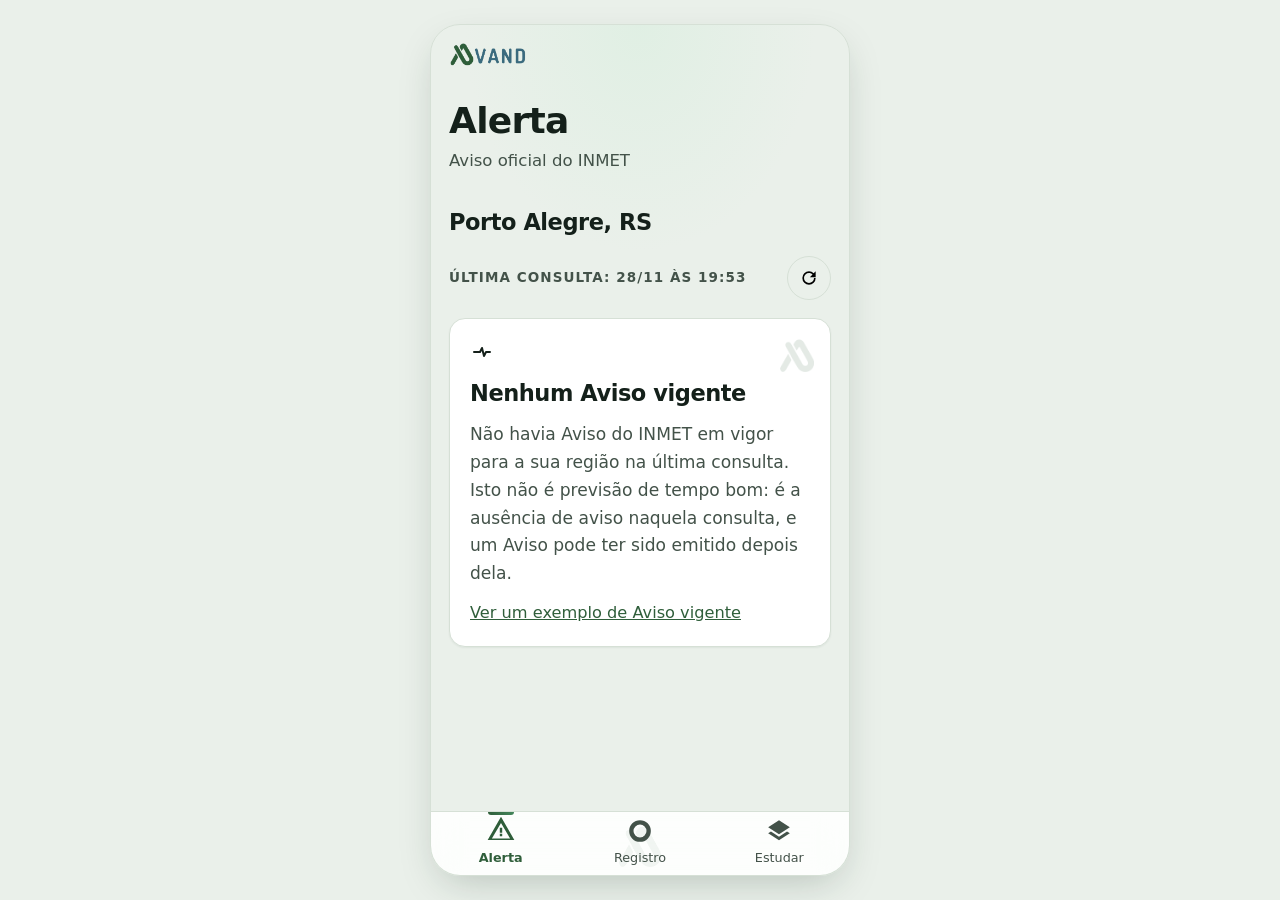
<file: app/index.html>
<!doctype html>
<html lang="pt-BR">
<head>
<meta charset="utf-8">
<meta name="viewport" content="width=device-width, initial-scale=1, viewport-fit=cover">
<title>IA_VAND - alerta, registro e estudo</title>
<meta name="description" content="Retransmite o aviso oficial do INMET, registra alagamento e ensina sobre clima com material oficial do governo.">
<meta name="mobile-web-app-capable" content="yes">
<meta name="apple-mobile-web-app-capable" content="yes">
<meta name="apple-mobile-web-app-status-bar-style" content="default">
<meta name="apple-mobile-web-app-title" content="IA_VAND">
<meta name="color-scheme" content="light dark">
<meta name="theme-color" content="#f8faf8" media="(prefers-color-scheme: light)">
<meta name="theme-color" content="#0d1410" media="(prefers-color-scheme: dark)">
<link rel="manifest" href="manifest.webmanifest">
<link rel="icon" href="icons/icon-192.png">
<link rel="apple-touch-icon" href="icons/icon-192.png">
<link rel="stylesheet" href="styles.css">
</head>
<body>
<div class="splash" id="splash" aria-hidden="true"><div class="splash-marca"></div></div>
<div class="app">

  <header class="topbar" id="topbar">
    <button type="button" class="backbtn" id="voltar" hidden aria-label="Voltar">←</button>
    <div class="topbar-marca" role="img" aria-label="IA_VAND"></div>
    <p class="topbar-titulo" id="topbar-titulo" aria-hidden="true"></p>
    <div class="progresso-leitura" id="progresso-leitura" aria-hidden="true"></div>
  </header>

  <main class="conteudo" id="conteudo" tabindex="-1">
    <div class="wrap" id="tela"></div>
  </main>

  <nav class="tabbar" aria-label="Seções do aplicativo">
    <button type="button" data-aba="alerta"><span class="ico-slot"></span>Alerta<span class="selo" id="selo-alerta" aria-hidden="true"></span></button>
    <button type="button" data-aba="registro"><span class="ico-slot"></span>Registro</button>
    <button type="button" data-aba="estudar"><span class="ico-slot"></span>Estudar</button>
  </nav>

</div>
<script src="dados.js"></script>
<script src="content.js"></script>
<script src="app.js"></script>
</body>
</html>
</file>
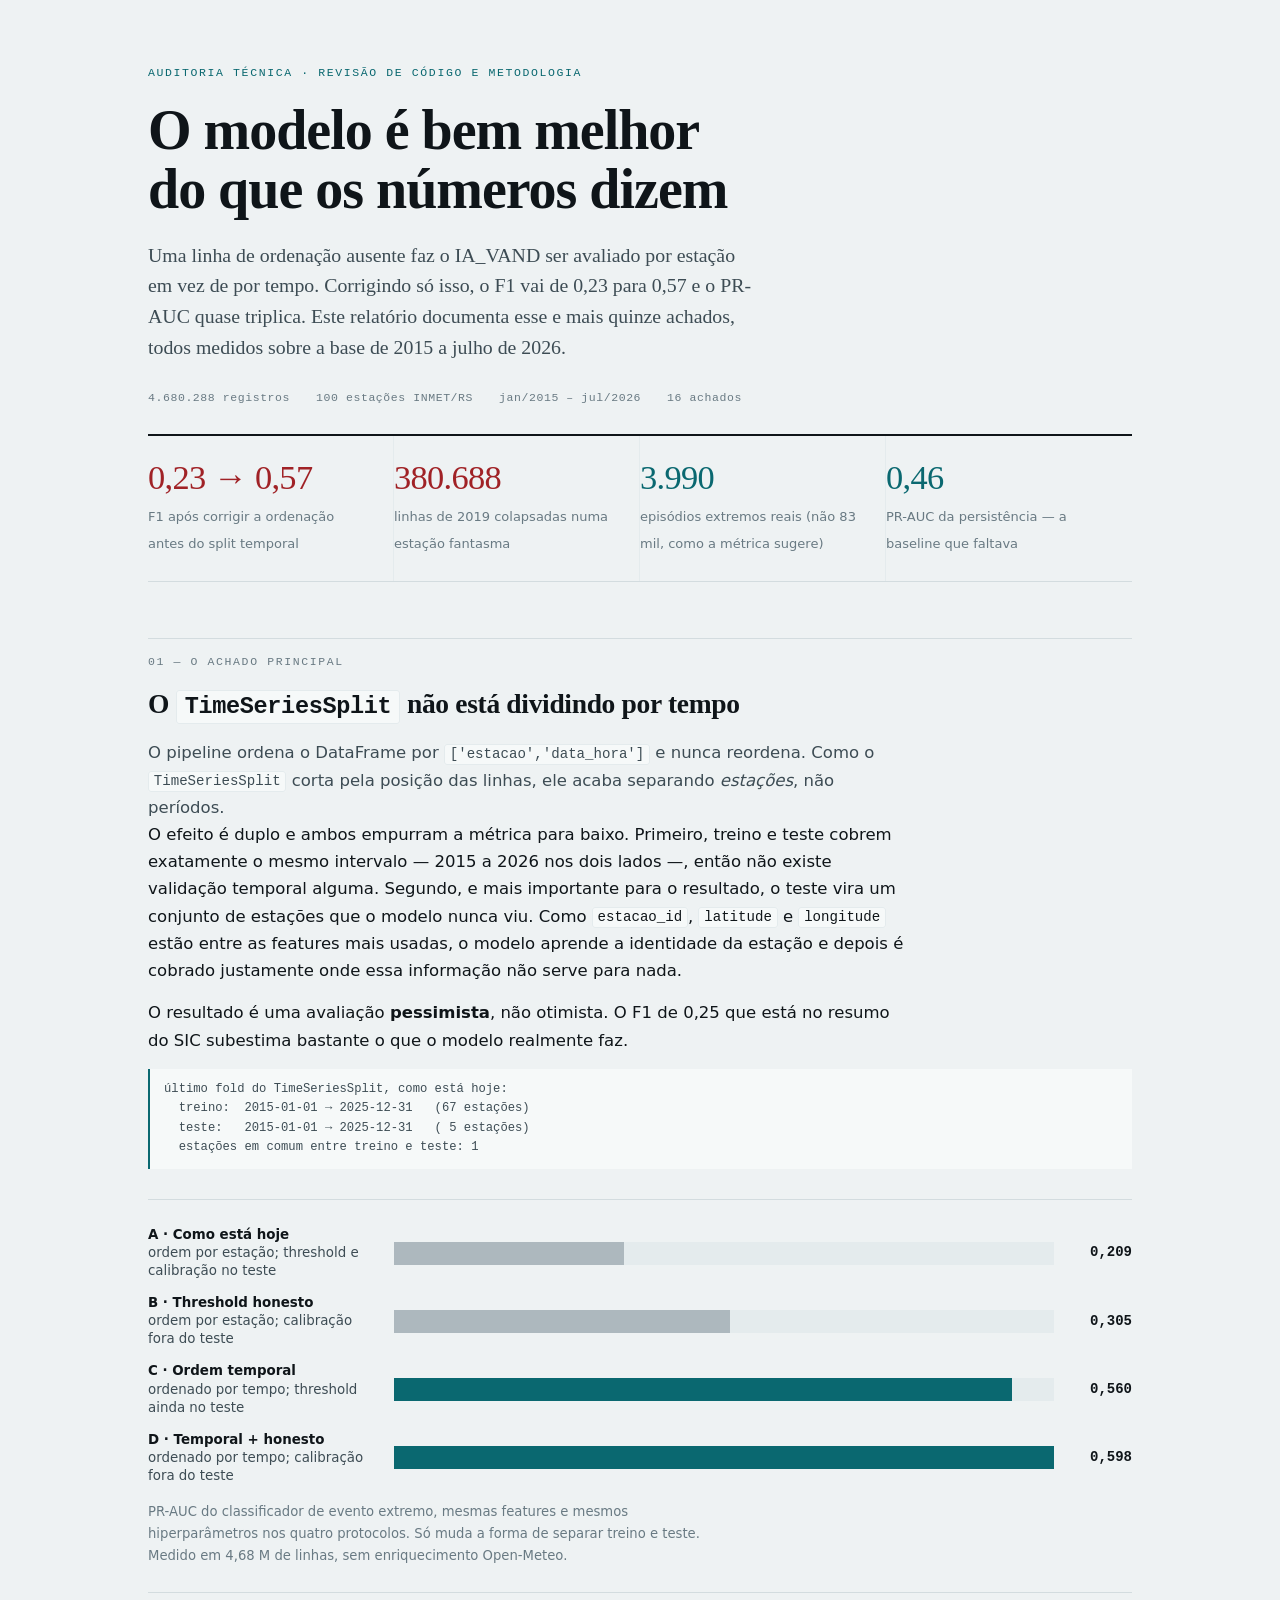
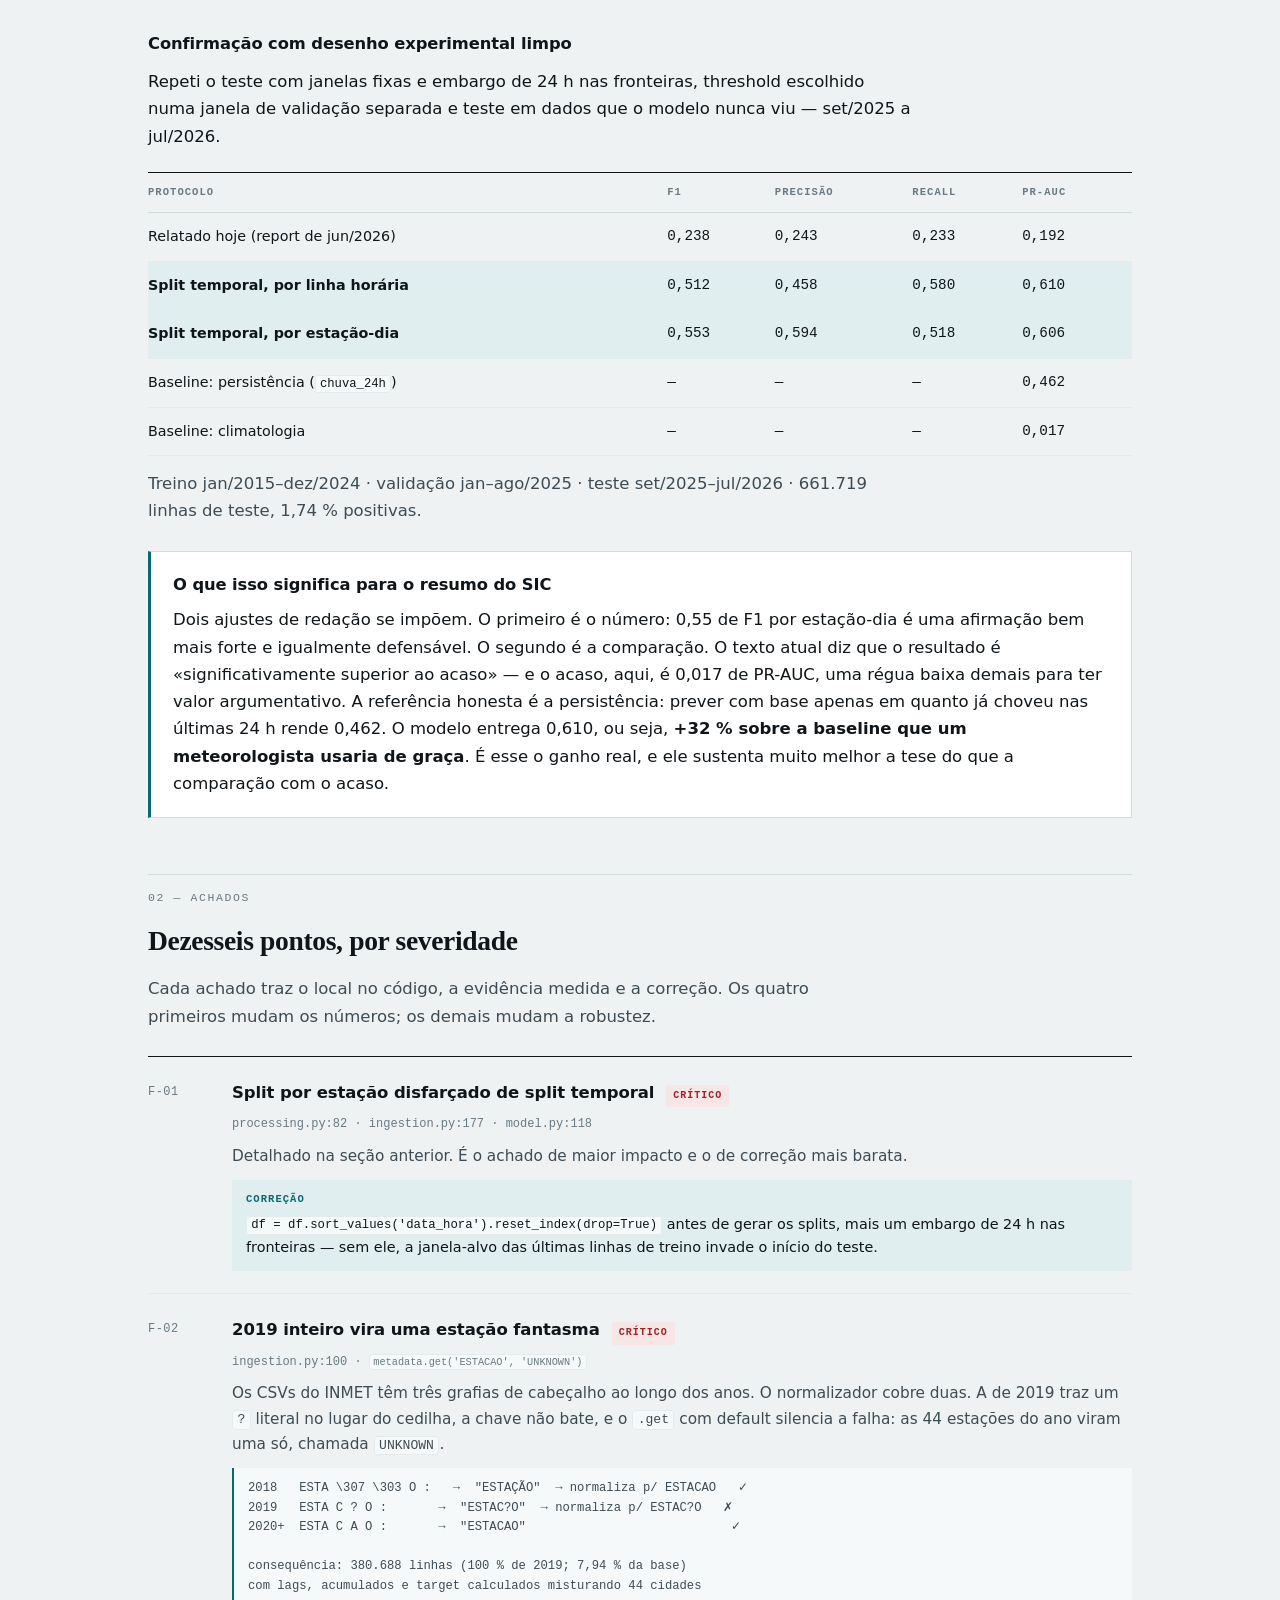
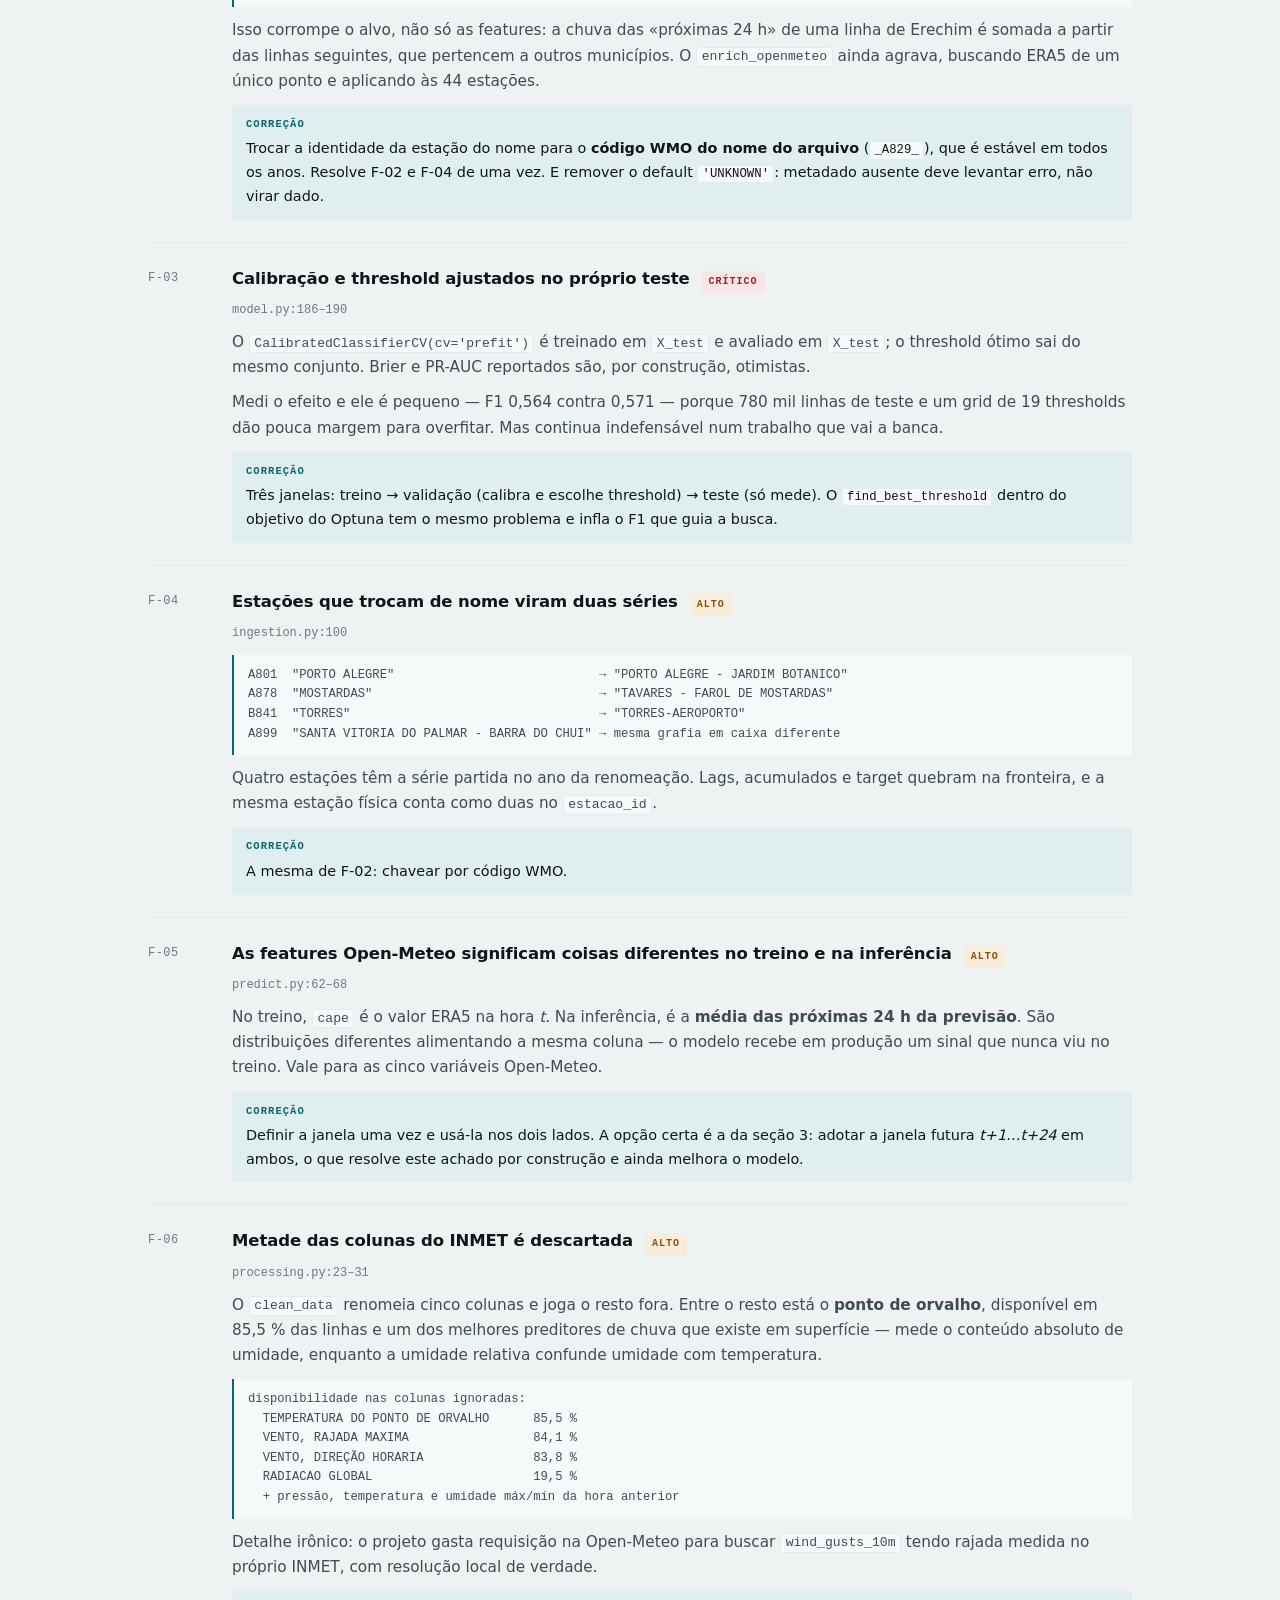
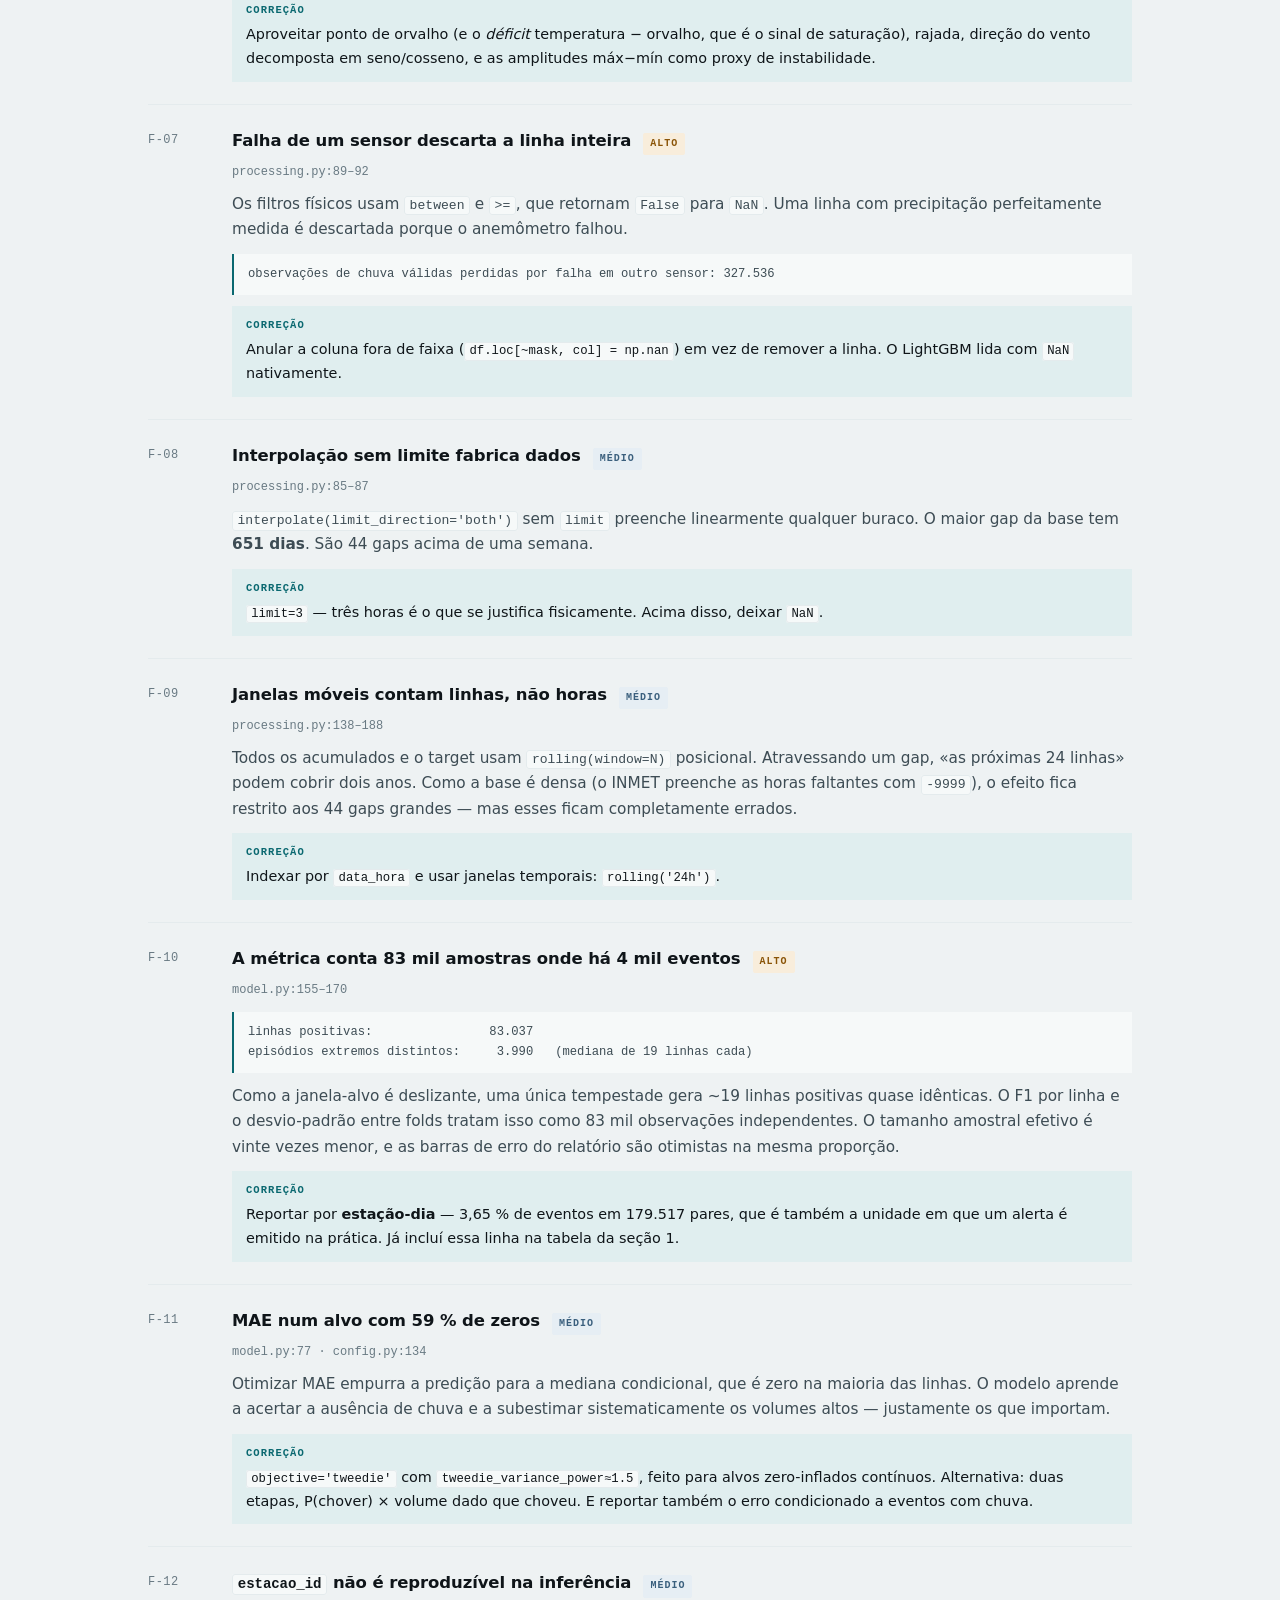
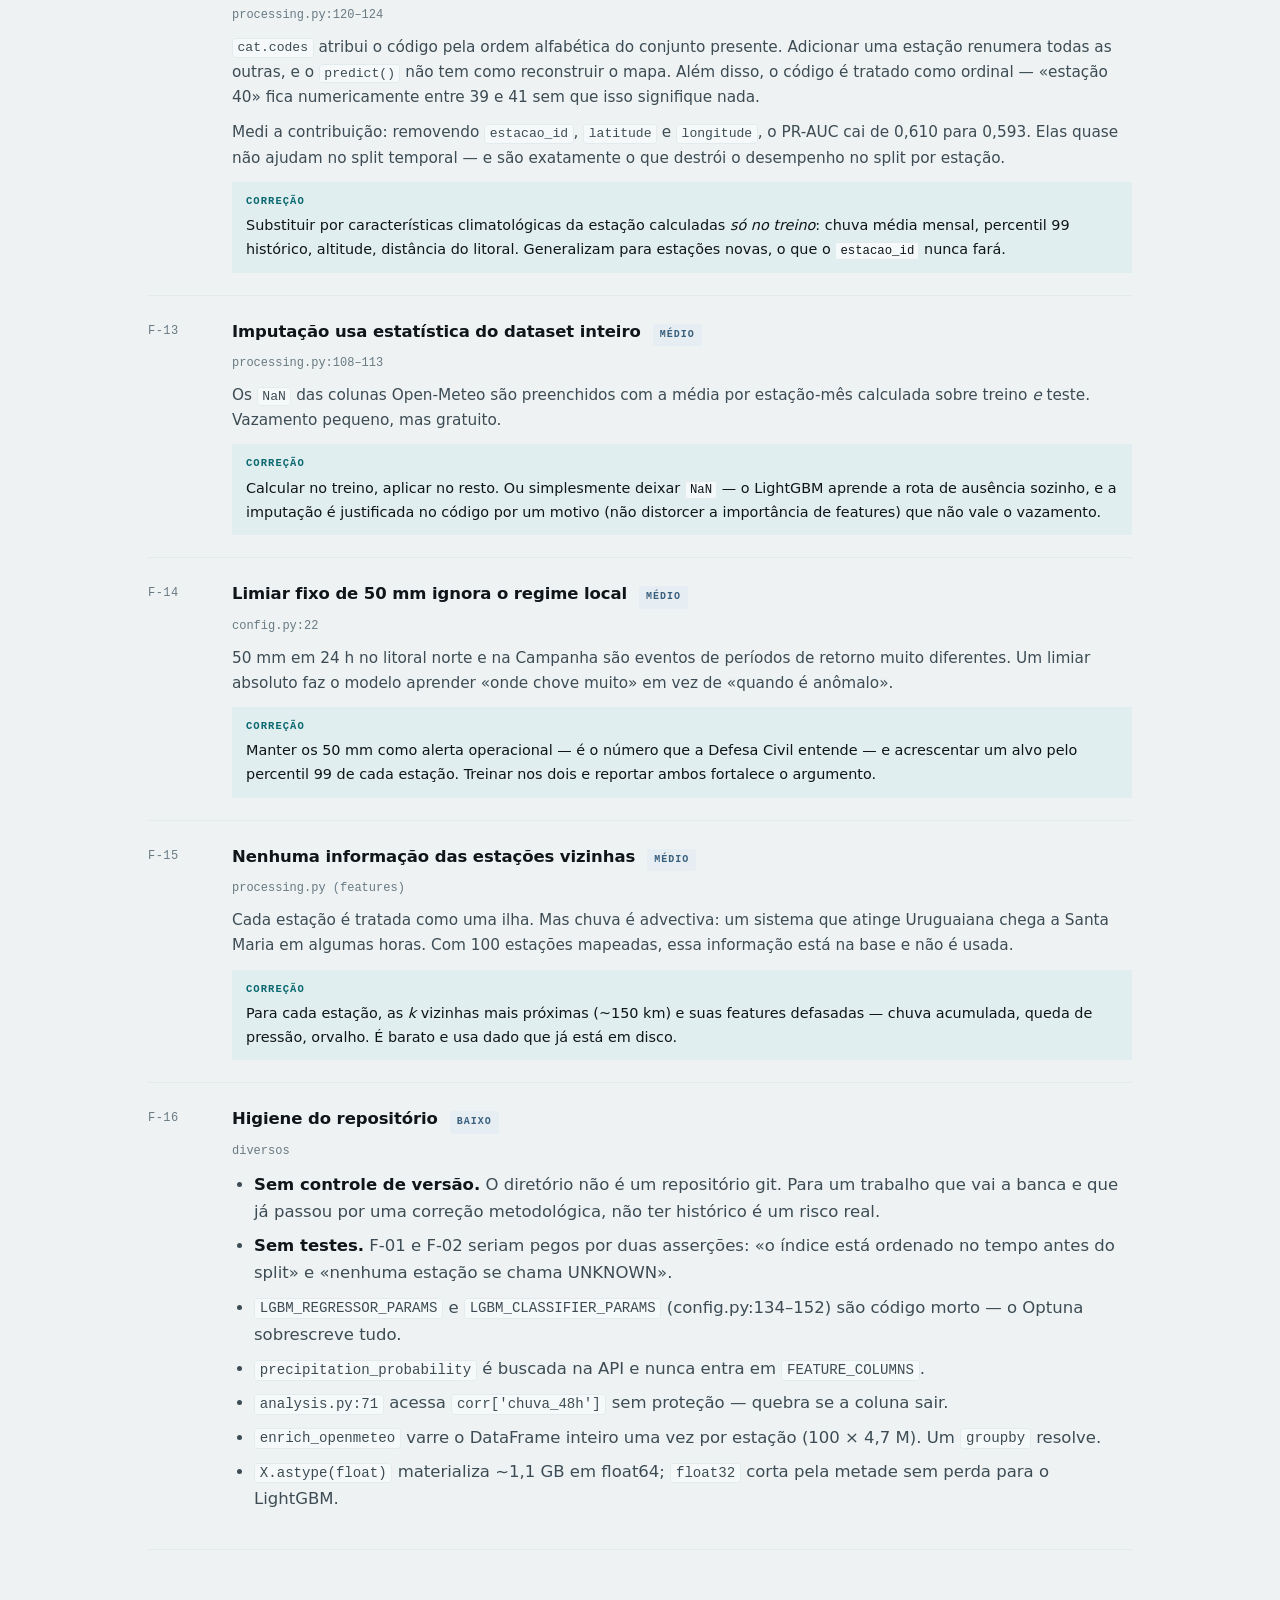
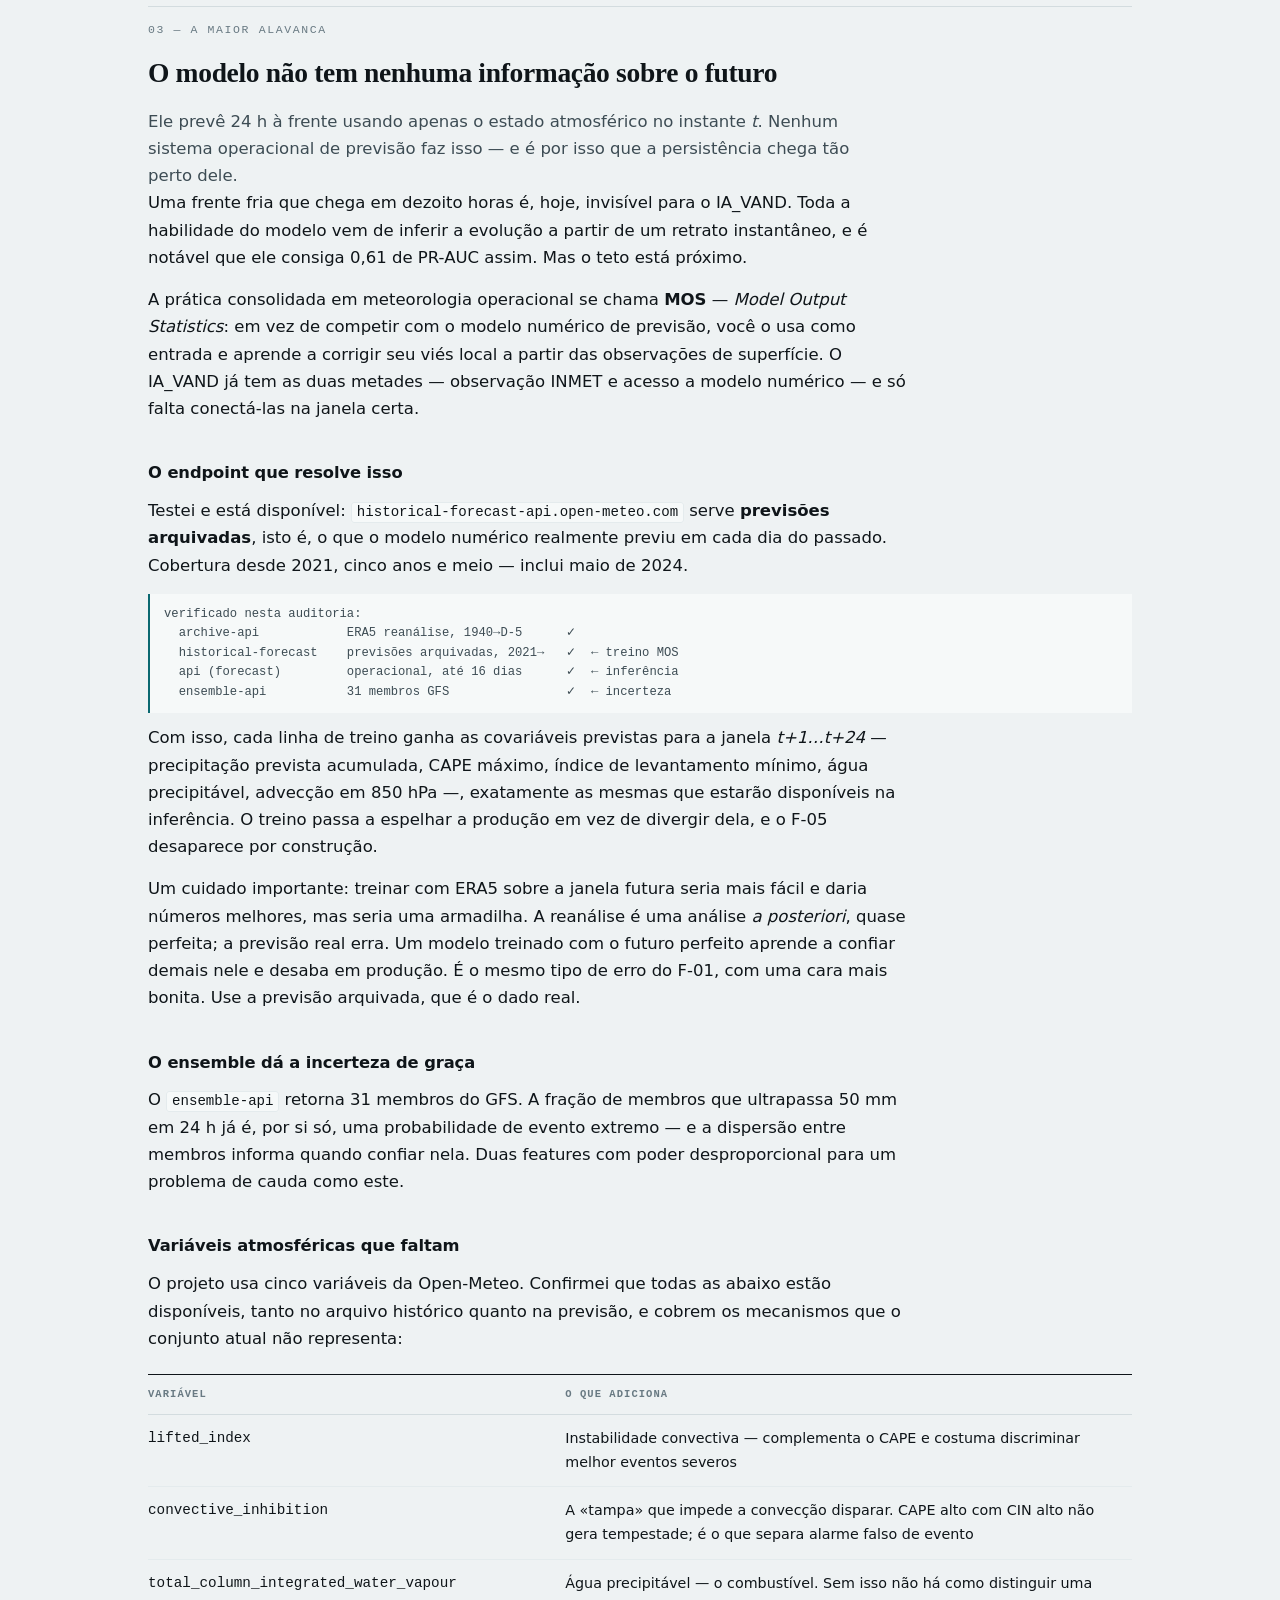
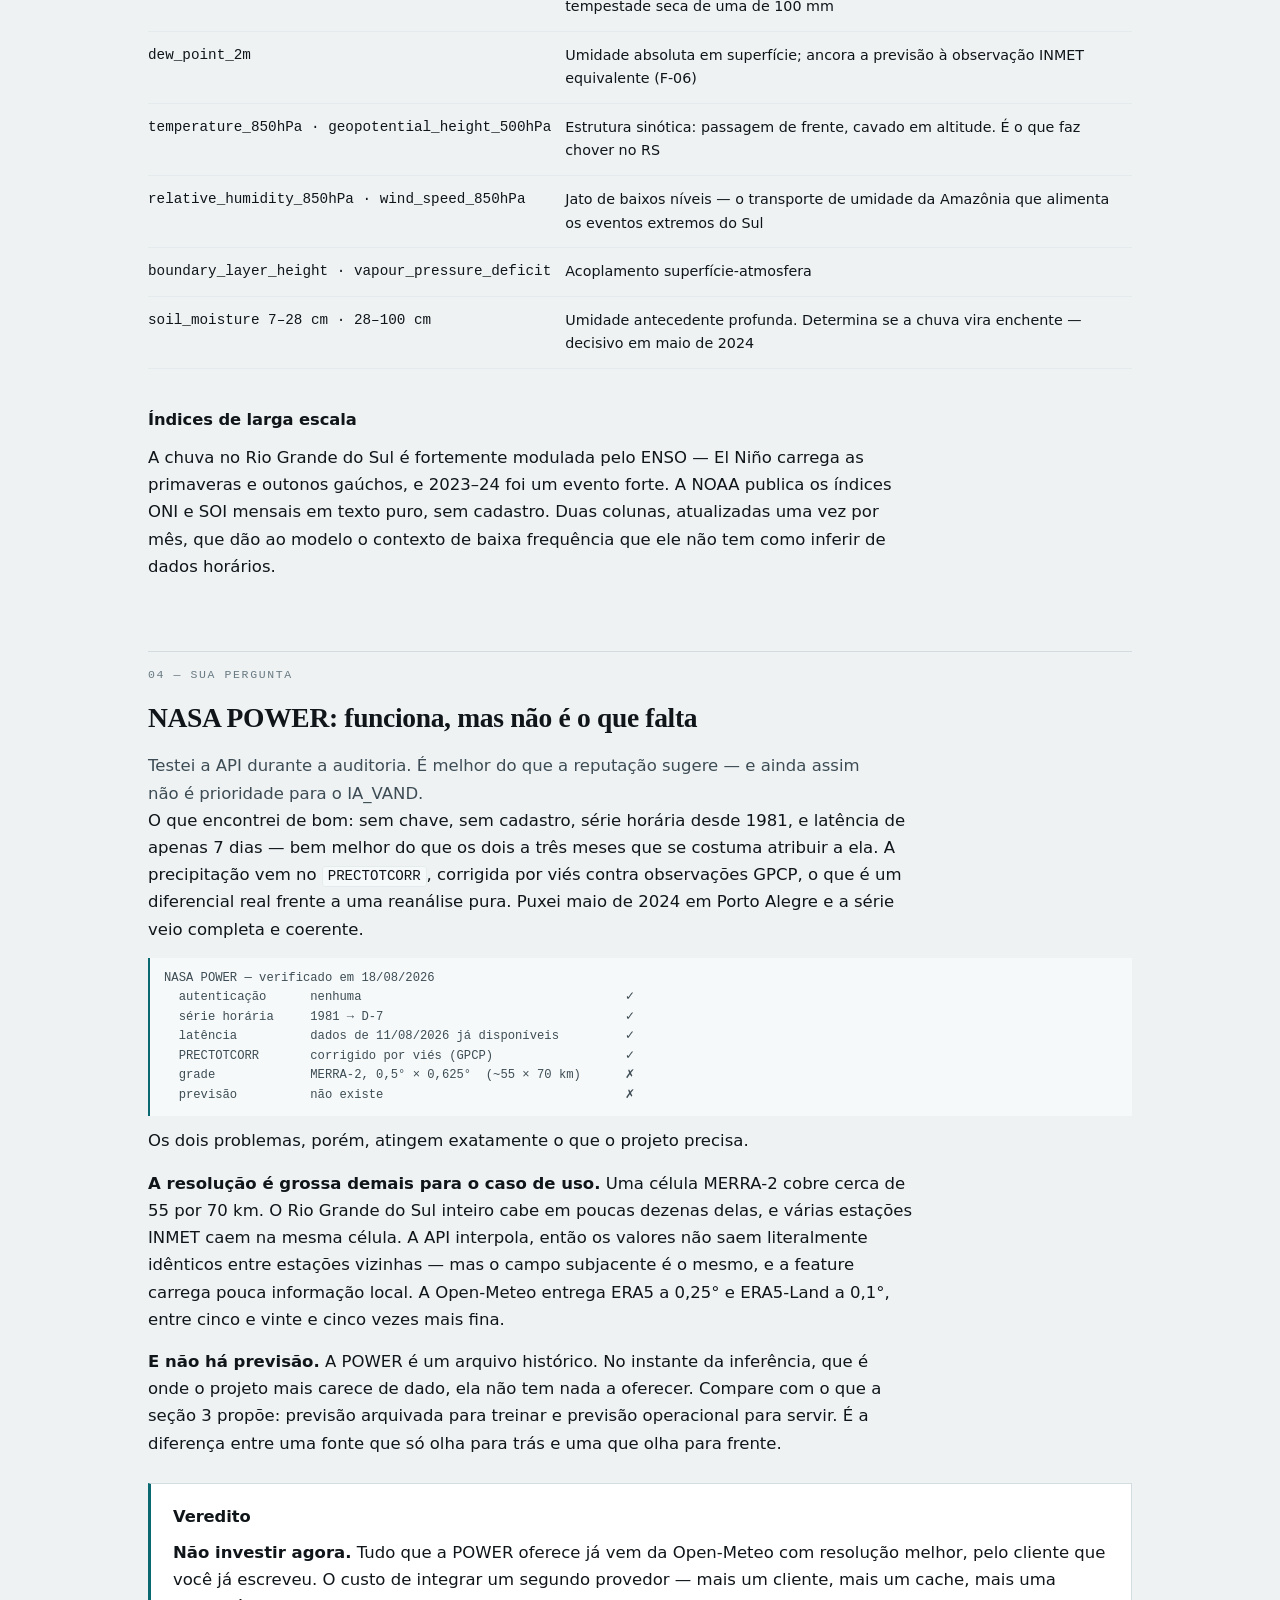
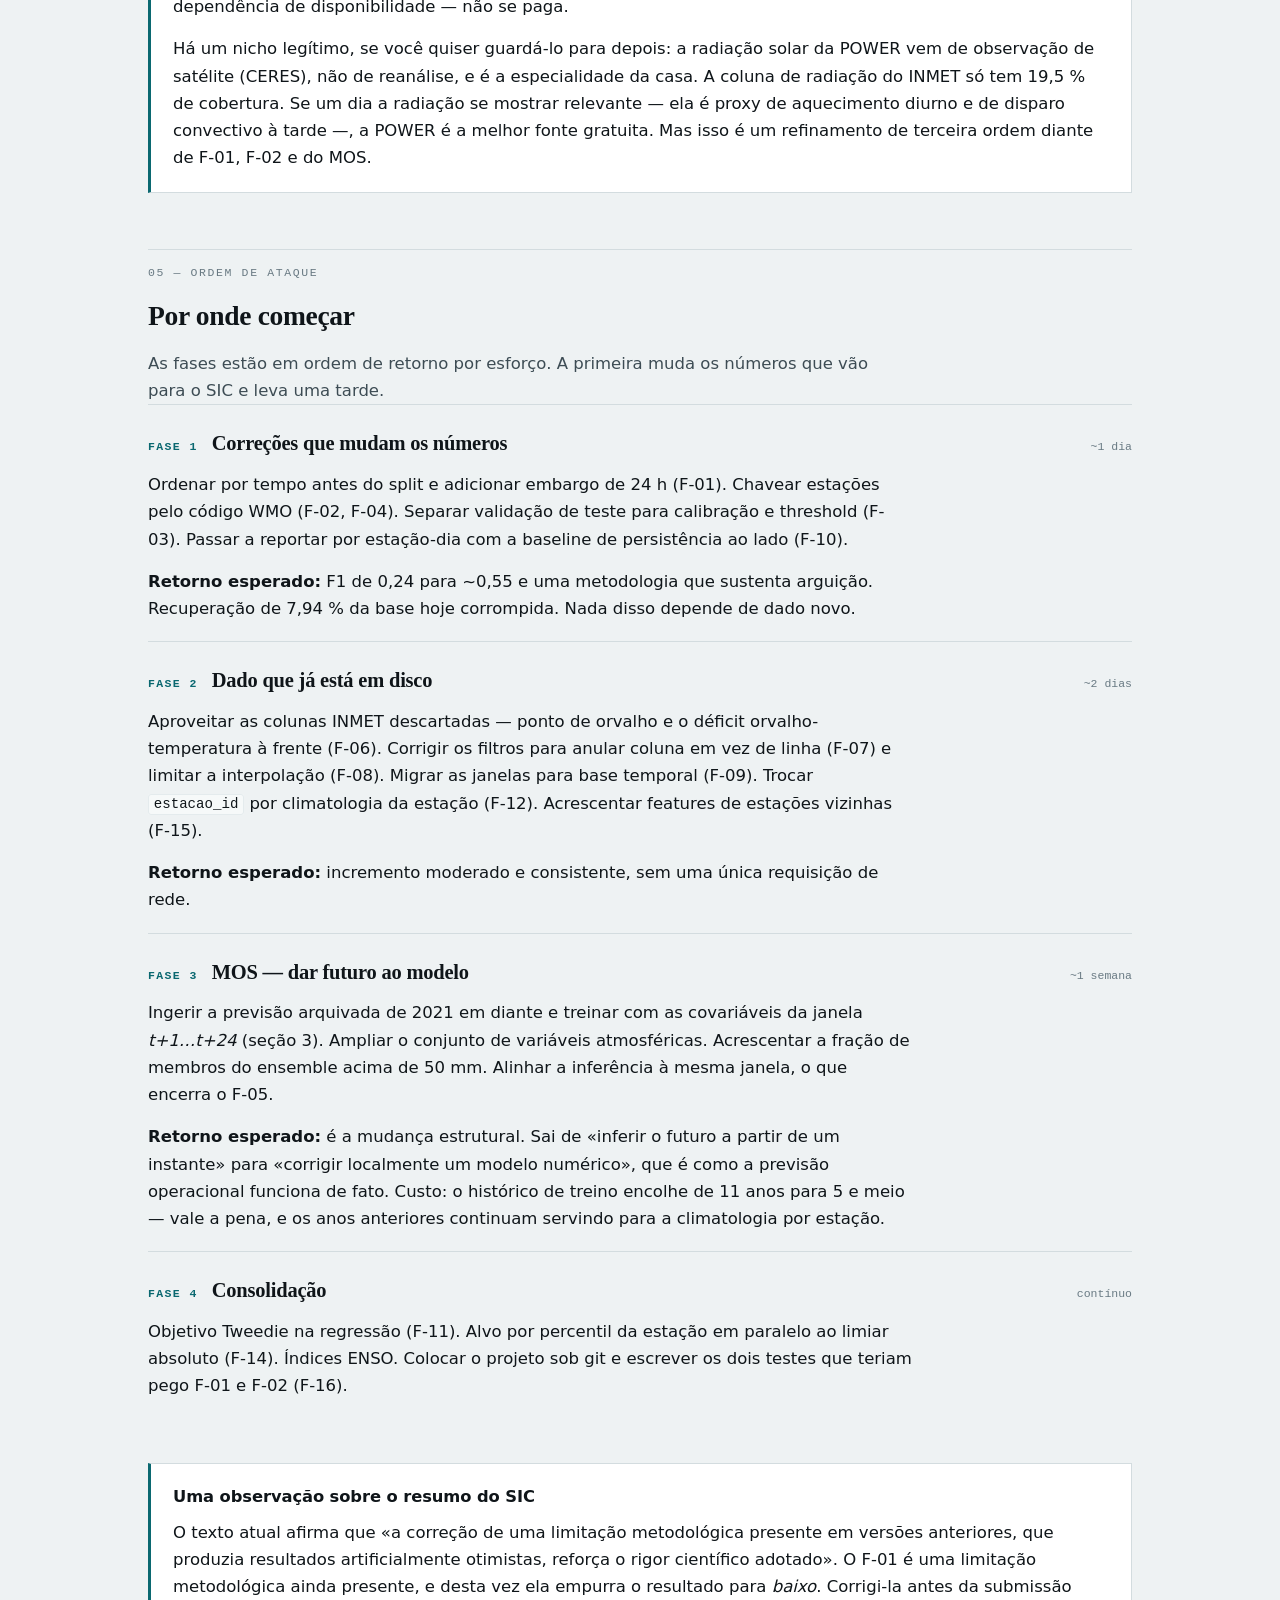
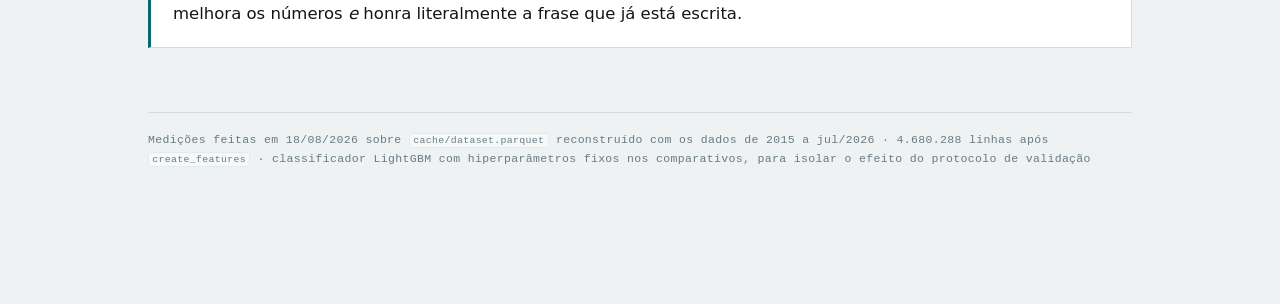
<file: reports/auditoria_2026_08_18.html>
<!doctype html>
<html lang="pt-BR">
<head>
<meta charset="utf-8">
<meta name="viewport" content="width=device-width, initial-scale=1">
<title>Auditoria IA_VAND</title>
<style>
  :root{
    --paper:#eef2f3; --surface:#ffffff; --surface-2:#f6f9f9;
    --ink:#0f1519; --ink-mid:#3d4c54; --ink-soft:#697a83;
    --rule:#d3dcdf; --rule-soft:#e4ebed;
    --accent:#0a6870; --accent-soft:#e0eeef;
    --crit:#a02226; --crit-bg:#f7e6e6;
    --high:#8a5407; --high-bg:#f8eddb;
    --med:#3a5f7d; --med-bg:#e6eef4;
    --ok:#2c6849; --ok-bg:#e3f0e9;
    --serif:ui-serif,"Iowan Old Style","Palatino Linotype",Palatino,Georgia,"Times New Roman",serif;
    --sans:system-ui,-apple-system,"Segoe UI",Roboto,"Helvetica Neue",Arial,sans-serif;
    --mono:ui-monospace,"SF Mono",SFMono-Regular,Menlo,Consolas,"Liberation Mono",monospace;
  }
  @media (prefers-color-scheme:dark){
    :root:not([data-theme="light"]){
      --paper:#0b1114; --surface:#111a1e; --surface-2:#162126;
      --ink:#e7eef0; --ink-mid:#aebbc1; --ink-soft:#7f8f97;
      --rule:#26343a; --rule-soft:#1c282d;
      --accent:#4dbcc4; --accent-soft:#122b2e;
      --crit:#e8797c; --crit-bg:#2c1618;
      --high:#dda851; --high-bg:#2b2113;
      --med:#84b3d4; --med-bg:#14222c;
      --ok:#6fbf95; --ok-bg:#132520;
    }
  }
  :root[data-theme="dark"]{
    --paper:#0b1114; --surface:#111a1e; --surface-2:#162126;
    --ink:#e7eef0; --ink-mid:#aebbc1; --ink-soft:#7f8f97;
    --rule:#26343a; --rule-soft:#1c282d;
    --accent:#4dbcc4; --accent-soft:#122b2e;
    --crit:#e8797c; --crit-bg:#2c1618;
    --high:#dda851; --high-bg:#2b2113;
    --med:#84b3d4; --med-bg:#14222c;
    --ok:#6fbf95; --ok-bg:#132520;
  }

  *{box-sizing:border-box}
  body{
    margin:0; background:var(--paper); color:var(--ink);
    font-family:var(--sans); font-size:16.5px; line-height:1.65;
    -webkit-font-smoothing:antialiased;
  }
  .wrap{max-width:1040px; margin:0 auto; padding:0 28px 120px}
  .col{max-width:73ch}

  /* ---------- masthead ---------- */
  header.mast{
    border-bottom:2px solid var(--ink);
    padding:64px 0 26px; margin-bottom:0;
  }
  .eyebrow{
    font-family:var(--mono); font-size:11.5px; letter-spacing:.14em;
    text-transform:uppercase; color:var(--accent); margin:0 0 18px;
  }
  h1{
    font-family:var(--serif); font-weight:600; font-size:clamp(2.3rem,5.4vw,3.5rem);
    line-height:1.06; letter-spacing:-.018em; margin:0 0 20px; text-wrap:balance;
  }
  .standfirst{
    font-family:var(--serif); font-size:clamp(1.05rem,2.1vw,1.24rem); line-height:1.55;
    color:var(--ink-mid); margin:0; max-width:62ch;
  }
  .mast-meta{
    display:flex; flex-wrap:wrap; gap:8px 26px; margin-top:26px;
    font-family:var(--mono); font-size:11.5px; letter-spacing:.05em; color:var(--ink-soft);
  }

  /* ---------- key numbers ---------- */
  .keys{
    display:grid; grid-template-columns:repeat(auto-fit,minmax(158px,1fr));
    border-bottom:1px solid var(--rule);
  }
  .key{padding:24px 22px 24px 0; border-right:1px solid var(--rule-soft)}
  .key:last-child{border-right:none}
  .key .n{
    font-family:var(--serif); font-size:2.15rem; line-height:1; letter-spacing:-.02em;
    font-variant-numeric:tabular-nums; display:block; margin-bottom:8px;
  }
  .key .l{font-size:13px; line-height:1.4; color:var(--ink-soft)}
  .n.crit{color:var(--crit)} .n.acc{color:var(--accent)}

  /* ---------- sections ---------- */
  section{padding-top:56px}
  h2{
    font-family:var(--serif); font-weight:600; font-size:1.72rem; letter-spacing:-.012em;
    margin:0 0 6px; text-wrap:balance;
  }
  .sec-rule{border-top:1px solid var(--rule); padding-top:14px; margin-top:0}
  .sec-num{
    font-family:var(--mono); font-size:11.5px; letter-spacing:.14em; text-transform:uppercase;
    color:var(--ink-soft); display:block; margin-bottom:10px;
  }
  .lede{color:var(--ink-mid); margin:12px 0 0; max-width:70ch}
  h3{
    font-family:var(--sans); font-weight:650; font-size:1.02rem; letter-spacing:-.005em;
    margin:38px 0 10px;
  }
  p{margin:0 0 15px}
  a{color:var(--accent)}
  strong{font-weight:650}
  code{
    font-family:var(--mono); font-size:.855em; background:var(--surface-2);
    border:1px solid var(--rule-soft); border-radius:3px; padding:.1em .34em;
  }

  /* ---------- findings ledger ---------- */
  .ledger{border-top:1px solid var(--ink); margin-top:26px}
  .find{
    display:grid; grid-template-columns:64px 1fr; gap:0 20px;
    border-bottom:1px solid var(--rule-soft); padding:22px 0;
  }
  .find-id{
    font-family:var(--mono); font-size:12px; letter-spacing:.04em;
    color:var(--ink-soft); padding-top:4px;
  }
  .find-h{display:flex; flex-wrap:wrap; align-items:baseline; gap:8px 12px; margin-bottom:8px}
  .find-t{font-weight:650; font-size:1.03rem; letter-spacing:-.005em}
  .chip{
    font-family:var(--mono); font-size:10px; letter-spacing:.1em; text-transform:uppercase;
    padding:3px 7px; border-radius:2px; white-space:nowrap; font-weight:600;
  }
  .c-crit{background:var(--crit-bg); color:var(--crit)}
  .c-high{background:var(--high-bg); color:var(--high)}
  .c-med{background:var(--med-bg); color:var(--med)}
  .find p{margin:0 0 10px; color:var(--ink-mid); font-size:15.3px}
  .find p:last-child{margin-bottom:0}
  .where{
    font-family:var(--mono); font-size:12px; color:var(--ink-soft);
    display:block; margin-bottom:9px;
  }
  .evid{
    border-left:2px solid var(--accent); background:var(--surface-2);
    padding:11px 14px; margin:11px 0; font-family:var(--mono);
    font-size:12.2px; line-height:1.6; color:var(--ink-mid);
    overflow-x:auto; white-space:pre;
  }
  .fix{
    background:var(--accent-soft); padding:11px 14px; margin:11px 0 0;
    font-size:14.4px; color:var(--ink);
  }
  .fix b{
    font-family:var(--mono); font-size:10.5px; letter-spacing:.1em; text-transform:uppercase;
    color:var(--accent); display:block; margin-bottom:4px; font-weight:600;
  }

  /* ---------- chart ---------- */
  figure{margin:30px 0 0; padding:0}
  .chart{border-top:1px solid var(--rule); border-bottom:1px solid var(--rule); padding:26px 0}
  .bar-row{display:grid; grid-template-columns:minmax(150px,230px) 1fr 62px; gap:16px; align-items:center; margin-bottom:14px}
  .bar-row:last-child{margin-bottom:0}
  .bar-lab{font-size:13.4px; line-height:1.35; color:var(--ink-mid)}
  .bar-lab b{display:block; color:var(--ink); font-weight:650}
  .track{background:var(--rule-soft); height:23px; position:relative}
  .fill{height:100%; background:var(--accent)}
  .fill.dim{background:var(--ink-soft); opacity:.45}
  .bar-val{
    font-family:var(--mono); font-size:14px; font-variant-numeric:tabular-nums;
    text-align:right; font-weight:600;
  }
  figcaption{font-size:13.2px; color:var(--ink-soft); margin-top:16px; max-width:66ch}

  /* ---------- tables ---------- */
  .tw{overflow-x:auto; margin:22px 0 0; border-top:1px solid var(--ink)}
  table{border-collapse:collapse; width:100%; font-size:14.3px}
  th{
    text-align:left; font-family:var(--mono); font-size:10.5px; letter-spacing:.1em;
    text-transform:uppercase; color:var(--ink-soft); font-weight:600;
    padding:11px 14px 11px 0; border-bottom:1px solid var(--rule); white-space:nowrap;
  }
  td{padding:12px 14px 12px 0; border-bottom:1px solid var(--rule-soft); vertical-align:top}
  td.num{font-family:var(--mono); font-variant-numeric:tabular-nums; white-space:nowrap}
  tr.hi td{background:var(--accent-soft)}
  tr.hi td:first-child{font-weight:650}

  ul,ol{margin:0 0 15px; padding-left:22px}
  li{margin-bottom:7px; color:var(--ink-mid)}
  li strong{color:var(--ink)}

  .verdict{
    border:1px solid var(--rule); border-left:3px solid var(--accent);
    padding:20px 22px; margin:26px 0 0; background:var(--surface);
  }
  .verdict h3{margin:0 0 8px}
  .verdict p:last-child{margin-bottom:0}

  .phase{border-top:1px solid var(--rule); padding:22px 0 4px}
  .phase-h{display:flex; align-items:baseline; gap:14px; margin-bottom:10px; flex-wrap:wrap}
  .phase-n{
    font-family:var(--mono); font-size:11.5px; letter-spacing:.12em; text-transform:uppercase;
    color:var(--accent); font-weight:600;
  }
  .phase-t{font-family:var(--serif); font-size:1.28rem; font-weight:600; letter-spacing:-.01em}
  .phase-cost{font-family:var(--mono); font-size:11.5px; color:var(--ink-soft); margin-left:auto}

  @media (max-width:640px){
    .wrap{padding:0 18px 80px}
    .find{grid-template-columns:1fr; gap:0}
    .find-id{padding-top:0; margin-bottom:6px}
    .bar-row{grid-template-columns:1fr 54px; gap:6px 12px}
    .bar-lab{grid-column:1/-1}
    .key{border-right:none; border-bottom:1px solid var(--rule-soft); padding-right:0}
  }
</style>
</head>
<body>


<div class="wrap">

<header class="mast">
  <p class="eyebrow">Auditoria técnica · Revisão de código e metodologia</p>
  <h1>O modelo é bem melhor do que os números dizem</h1>
  <p class="standfirst">Uma linha de ordenação ausente faz o IA_VAND ser avaliado por estação em vez de por tempo. Corrigindo só isso, o F1 vai de 0,23 para 0,57 e o PR-AUC quase triplica. Este relatório documenta esse e mais quinze achados, todos medidos sobre a base de 2015 a julho de 2026.</p>
  <div class="mast-meta">
    <span>4.680.288 registros</span>
    <span>100 estações INMET/RS</span>
    <span>jan/2015 – jul/2026</span>
    <span>16 achados</span>
  </div>
</header>

<div class="keys">
  <div class="key"><span class="n crit">0,23 → 0,57</span><span class="l">F1 após corrigir a ordenação antes do split temporal</span></div>
  <div class="key"><span class="n crit">380.688</span><span class="l">linhas de 2019 colapsadas numa estação fantasma</span></div>
  <div class="key"><span class="n acc">3.990</span><span class="l">episódios extremos reais (não 83 mil, como a métrica sugere)</span></div>
  <div class="key"><span class="n acc">0,46</span><span class="l">PR-AUC da persistência — a baseline que faltava</span></div>
</div>

<!-- ================= 1 ================= -->
<section>
  <div class="sec-rule">
    <span class="sec-num">01 — O achado principal</span>
    <h2>O <code>TimeSeriesSplit</code> não está dividindo por tempo</h2>
    <p class="lede">O pipeline ordena o DataFrame por <code>['estacao','data_hora']</code> e nunca reordena. Como o <code>TimeSeriesSplit</code> corta pela posição das linhas, ele acaba separando <em>estações</em>, não períodos.</p>
  </div>

  <div class="col">
    <p>O efeito é duplo e ambos empurram a métrica para baixo. Primeiro, treino e teste cobrem exatamente o mesmo intervalo — 2015 a 2026 nos dois lados —, então não existe validação temporal alguma. Segundo, e mais importante para o resultado, o teste vira um conjunto de estações que o modelo nunca viu. Como <code>estacao_id</code>, <code>latitude</code> e <code>longitude</code> estão entre as features mais usadas, o modelo aprende a identidade da estação e depois é cobrado justamente onde essa informação não serve para nada.</p>
    <p>O resultado é uma avaliação <strong>pessimista</strong>, não otimista. O F1 de 0,25 que está no resumo do SIC subestima bastante o que o modelo realmente faz.</p>
  </div>

  <div class="evid">último fold do TimeSeriesSplit, como está hoje:
  treino:  2015-01-01 → 2025-12-31   (67 estações)
  teste:   2015-01-01 → 2025-12-31   ( 5 estações)
  estações em comum entre treino e teste: 1</div>

  <figure class="chart">
    <div class="bar-row">
      <div class="bar-lab"><b>A · Como está hoje</b>ordem por estação; threshold e calibração no teste</div>
      <div class="track"><div class="fill dim" style="width:34.9%"></div></div>
      <div class="bar-val">0,209</div>
    </div>
    <div class="bar-row">
      <div class="bar-lab"><b>B · Threshold honesto</b>ordem por estação; calibração fora do teste</div>
      <div class="track"><div class="fill dim" style="width:50.9%"></div></div>
      <div class="bar-val">0,305</div>
    </div>
    <div class="bar-row">
      <div class="bar-lab"><b>C · Ordem temporal</b>ordenado por tempo; threshold ainda no teste</div>
      <div class="track"><div class="fill" style="width:93.6%"></div></div>
      <div class="bar-val">0,560</div>
    </div>
    <div class="bar-row">
      <div class="bar-lab"><b>D · Temporal + honesto</b>ordenado por tempo; calibração fora do teste</div>
      <div class="track"><div class="fill" style="width:100%"></div></div>
      <div class="bar-val">0,598</div>
    </div>
    <figcaption>PR-AUC do classificador de evento extremo, mesmas features e mesmos hiperparâmetros nos quatro protocolos. Só muda a forma de separar treino e teste. Medido em 4,68 M de linhas, sem enriquecimento Open-Meteo.</figcaption>
  </figure>

  <h3>Confirmação com desenho experimental limpo</h3>
  <p class="col">Repeti o teste com janelas fixas e embargo de 24 h nas fronteiras, threshold escolhido numa janela de validação separada e teste em dados que o modelo nunca viu — set/2025 a jul/2026.</p>

  <div class="tw">
    <table>
      <thead><tr><th>Protocolo</th><th>F1</th><th>Precisão</th><th>Recall</th><th>PR-AUC</th></tr></thead>
      <tbody>
        <tr><td>Relatado hoje (report de jun/2026)</td><td class="num">0,238</td><td class="num">0,243</td><td class="num">0,233</td><td class="num">0,192</td></tr>
        <tr class="hi"><td>Split temporal, por linha horária</td><td class="num">0,512</td><td class="num">0,458</td><td class="num">0,580</td><td class="num">0,610</td></tr>
        <tr class="hi"><td>Split temporal, por estação-dia</td><td class="num">0,553</td><td class="num">0,594</td><td class="num">0,518</td><td class="num">0,606</td></tr>
        <tr><td>Baseline: persistência (<code>chuva_24h</code>)</td><td class="num">—</td><td class="num">—</td><td class="num">—</td><td class="num">0,462</td></tr>
        <tr><td>Baseline: climatologia</td><td class="num">—</td><td class="num">—</td><td class="num">—</td><td class="num">0,017</td></tr>
      </tbody>
    </table>
  </div>
  <p class="lede" style="margin-top:14px">Treino jan/2015–dez/2024 · validação jan–ago/2025 · teste set/2025–jul/2026 · 661.719 linhas de teste, 1,74 % positivas.</p>

  <div class="verdict">
    <h3>O que isso significa para o resumo do SIC</h3>
    <p>Dois ajustes de redação se impõem. O primeiro é o número: 0,55 de F1 por estação-dia é uma afirmação bem mais forte e igualmente defensável. O segundo é a comparação. O texto atual diz que o resultado é «significativamente superior ao acaso» — e o acaso, aqui, é 0,017 de PR-AUC, uma régua baixa demais para ter valor argumentativo. A referência honesta é a persistência: prever com base apenas em quanto já choveu nas últimas 24 h rende 0,462. O modelo entrega 0,610, ou seja, <strong>+32 % sobre a baseline que um meteorologista usaria de graça</strong>. É esse o ganho real, e ele sustenta muito melhor a tese do que a comparação com o acaso.</p>
  </div>
</section>

<!-- ================= 2 ================= -->
<section>
  <div class="sec-rule">
    <span class="sec-num">02 — Achados</span>
    <h2>Dezesseis pontos, por severidade</h2>
    <p class="lede">Cada achado traz o local no código, a evidência medida e a correção. Os quatro primeiros mudam os números; os demais mudam a robustez.</p>
  </div>

  <div class="ledger">

    <div class="find">
      <div class="find-id">F-01</div>
      <div>
        <div class="find-h"><span class="find-t">Split por estação disfarçado de split temporal</span><span class="chip c-crit">crítico</span></div>
        <span class="where">processing.py:82 · ingestion.py:177 · model.py:118</span>
        <p>Detalhado na seção anterior. É o achado de maior impacto e o de correção mais barata.</p>
        <div class="fix"><b>Correção</b><code>df = df.sort_values('data_hora').reset_index(drop=True)</code> antes de gerar os splits, mais um embargo de 24 h nas fronteiras — sem ele, a janela-alvo das últimas linhas de treino invade o início do teste.</div>
      </div>
    </div>

    <div class="find">
      <div class="find-id">F-02</div>
      <div>
        <div class="find-h"><span class="find-t">2019 inteiro vira uma estação fantasma</span><span class="chip c-crit">crítico</span></div>
        <span class="where">ingestion.py:100 · <code>metadata.get('ESTACAO', 'UNKNOWN')</code></span>
        <p>Os CSVs do INMET têm três grafias de cabeçalho ao longo dos anos. O normalizador cobre duas. A de 2019 traz um <code>?</code> literal no lugar do cedilha, a chave não bate, e o <code>.get</code> com default silencia a falha: as 44 estações do ano viram uma só, chamada <code>UNKNOWN</code>.</p>
        <div class="evid">2018   ESTA \307 \303 O :   →  "ESTAÇÃO"  → normaliza p/ ESTACAO   ✓
2019   ESTA C ? O :       →  "ESTAC?O"  → normaliza p/ ESTAC?O   ✗
2020+  ESTA C A O :       →  "ESTACAO"                            ✓

consequência: 380.688 linhas (100 % de 2019; 7,94 % da base)
com lags, acumulados e target calculados misturando 44 cidades</div>
        <p>Isso corrompe o alvo, não só as features: a chuva das «próximas 24 h» de uma linha de Erechim é somada a partir das linhas seguintes, que pertencem a outros municípios. O <code>enrich_openmeteo</code> ainda agrava, buscando ERA5 de um único ponto e aplicando às 44 estações.</p>
        <div class="fix"><b>Correção</b>Trocar a identidade da estação do nome para o <strong>código WMO do nome do arquivo</strong> (<code>_A829_</code>), que é estável em todos os anos. Resolve F-02 e F-04 de uma vez. E remover o default <code>'UNKNOWN'</code>: metadado ausente deve levantar erro, não virar dado.</div>
      </div>
    </div>

    <div class="find">
      <div class="find-id">F-03</div>
      <div>
        <div class="find-h"><span class="find-t">Calibração e threshold ajustados no próprio teste</span><span class="chip c-crit">crítico</span></div>
        <span class="where">model.py:186–190</span>
        <p>O <code>CalibratedClassifierCV(cv='prefit')</code> é treinado em <code>X_test</code> e avaliado em <code>X_test</code>; o threshold ótimo sai do mesmo conjunto. Brier e PR-AUC reportados são, por construção, otimistas.</p>
        <p>Medi o efeito e ele é pequeno — F1 0,564 contra 0,571 — porque 780 mil linhas de teste e um grid de 19 thresholds dão pouca margem para overfitar. Mas continua indefensável num trabalho que vai a banca.</p>
        <div class="fix"><b>Correção</b>Três janelas: treino → validação (calibra e escolhe threshold) → teste (só mede). O <code>find_best_threshold</code> dentro do objetivo do Optuna tem o mesmo problema e infla o F1 que guia a busca.</div>
      </div>
    </div>

    <div class="find">
      <div class="find-id">F-04</div>
      <div>
        <div class="find-h"><span class="find-t">Estações que trocam de nome viram duas séries</span><span class="chip c-high">alto</span></div>
        <span class="where">ingestion.py:100</span>
        <div class="evid">A801  "PORTO ALEGRE"                            → "PORTO ALEGRE - JARDIM BOTANICO"
A878  "MOSTARDAS"                               → "TAVARES - FAROL DE MOSTARDAS"
B841  "TORRES"                                  → "TORRES-AEROPORTO"
A899  "SANTA VITORIA DO PALMAR - BARRA DO CHUI" → mesma grafia em caixa diferente</div>
        <p>Quatro estações têm a série partida no ano da renomeação. Lags, acumulados e target quebram na fronteira, e a mesma estação física conta como duas no <code>estacao_id</code>.</p>
        <div class="fix"><b>Correção</b>A mesma de F-02: chavear por código WMO.</div>
      </div>
    </div>

    <div class="find">
      <div class="find-id">F-05</div>
      <div>
        <div class="find-h"><span class="find-t">As features Open-Meteo significam coisas diferentes no treino e na inferência</span><span class="chip c-high">alto</span></div>
        <span class="where">predict.py:62–68</span>
        <p>No treino, <code>cape</code> é o valor ERA5 na hora <em>t</em>. Na inferência, é a <strong>média das próximas 24 h da previsão</strong>. São distribuições diferentes alimentando a mesma coluna — o modelo recebe em produção um sinal que nunca viu no treino. Vale para as cinco variáveis Open-Meteo.</p>
        <div class="fix"><b>Correção</b>Definir a janela uma vez e usá-la nos dois lados. A opção certa é a da seção 3: adotar a janela futura <em>t+1…t+24</em> em ambos, o que resolve este achado por construção e ainda melhora o modelo.</div>
      </div>
    </div>

    <div class="find">
      <div class="find-id">F-06</div>
      <div>
        <div class="find-h"><span class="find-t">Metade das colunas do INMET é descartada</span><span class="chip c-high">alto</span></div>
        <span class="where">processing.py:23–31</span>
        <p>O <code>clean_data</code> renomeia cinco colunas e joga o resto fora. Entre o resto está o <strong>ponto de orvalho</strong>, disponível em 85,5 % das linhas e um dos melhores preditores de chuva que existe em superfície — mede o conteúdo absoluto de umidade, enquanto a umidade relativa confunde umidade com temperatura.</p>
        <div class="evid">disponibilidade nas colunas ignoradas:
  TEMPERATURA DO PONTO DE ORVALHO      85,5 %
  VENTO, RAJADA MAXIMA                 84,1 %
  VENTO, DIREÇÃO HORARIA               83,8 %
  RADIACAO GLOBAL                      19,5 %
  + pressão, temperatura e umidade máx/mín da hora anterior</div>
        <p>Detalhe irônico: o projeto gasta requisição na Open-Meteo para buscar <code>wind_gusts_10m</code> tendo rajada medida no próprio INMET, com resolução local de verdade.</p>
        <div class="fix"><b>Correção</b>Aproveitar ponto de orvalho (e o <em>déficit</em> temperatura − orvalho, que é o sinal de saturação), rajada, direção do vento decomposta em seno/cosseno, e as amplitudes máx−mín como proxy de instabilidade.</div>
      </div>
    </div>

    <div class="find">
      <div class="find-id">F-07</div>
      <div>
        <div class="find-h"><span class="find-t">Falha de um sensor descarta a linha inteira</span><span class="chip c-high">alto</span></div>
        <span class="where">processing.py:89–92</span>
        <p>Os filtros físicos usam <code>between</code> e <code>&gt;=</code>, que retornam <code>False</code> para <code>NaN</code>. Uma linha com precipitação perfeitamente medida é descartada porque o anemômetro falhou.</p>
        <div class="evid">observações de chuva válidas perdidas por falha em outro sensor: 327.536</div>
        <div class="fix"><b>Correção</b>Anular a coluna fora de faixa (<code>df.loc[~mask, col] = np.nan</code>) em vez de remover a linha. O LightGBM lida com <code>NaN</code> nativamente.</div>
      </div>
    </div>

    <div class="find">
      <div class="find-id">F-08</div>
      <div>
        <div class="find-h"><span class="find-t">Interpolação sem limite fabrica dados</span><span class="chip c-med">médio</span></div>
        <span class="where">processing.py:85–87</span>
        <p><code>interpolate(limit_direction='both')</code> sem <code>limit</code> preenche linearmente qualquer buraco. O maior gap da base tem <strong>651 dias</strong>. São 44 gaps acima de uma semana.</p>
        <div class="fix"><b>Correção</b><code>limit=3</code> — três horas é o que se justifica fisicamente. Acima disso, deixar <code>NaN</code>.</div>
      </div>
    </div>

    <div class="find">
      <div class="find-id">F-09</div>
      <div>
        <div class="find-h"><span class="find-t">Janelas móveis contam linhas, não horas</span><span class="chip c-med">médio</span></div>
        <span class="where">processing.py:138–188</span>
        <p>Todos os acumulados e o target usam <code>rolling(window=N)</code> posicional. Atravessando um gap, «as próximas 24 linhas» podem cobrir dois anos. Como a base é densa (o INMET preenche as horas faltantes com <code>-9999</code>), o efeito fica restrito aos 44 gaps grandes — mas esses ficam completamente errados.</p>
        <div class="fix"><b>Correção</b>Indexar por <code>data_hora</code> e usar janelas temporais: <code>rolling('24h')</code>.</div>
      </div>
    </div>

    <div class="find">
      <div class="find-id">F-10</div>
      <div>
        <div class="find-h"><span class="find-t">A métrica conta 83 mil amostras onde há 4 mil eventos</span><span class="chip c-high">alto</span></div>
        <span class="where">model.py:155–170</span>
        <div class="evid">linhas positivas:                83.037
episódios extremos distintos:     3.990   (mediana de 19 linhas cada)</div>
        <p>Como a janela-alvo é deslizante, uma única tempestade gera ~19 linhas positivas quase idênticas. O F1 por linha e o desvio-padrão entre folds tratam isso como 83 mil observações independentes. O tamanho amostral efetivo é vinte vezes menor, e as barras de erro do relatório são otimistas na mesma proporção.</p>
        <div class="fix"><b>Correção</b>Reportar por <strong>estação-dia</strong> — 3,65 % de eventos em 179.517 pares, que é também a unidade em que um alerta é emitido na prática. Já incluí essa linha na tabela da seção 1.</div>
      </div>
    </div>

    <div class="find">
      <div class="find-id">F-11</div>
      <div>
        <div class="find-h"><span class="find-t">MAE num alvo com 59 % de zeros</span><span class="chip c-med">médio</span></div>
        <span class="where">model.py:77 · config.py:134</span>
        <p>Otimizar MAE empurra a predição para a mediana condicional, que é zero na maioria das linhas. O modelo aprende a acertar a ausência de chuva e a subestimar sistematicamente os volumes altos — justamente os que importam.</p>
        <div class="fix"><b>Correção</b><code>objective='tweedie'</code> com <code>tweedie_variance_power≈1.5</code>, feito para alvos zero-inflados contínuos. Alternativa: duas etapas, P(chover) × volume dado que choveu. E reportar também o erro condicionado a eventos com chuva.</div>
      </div>
    </div>

    <div class="find">
      <div class="find-id">F-12</div>
      <div>
        <div class="find-h"><span class="find-t"><code>estacao_id</code> não é reproduzível na inferência</span><span class="chip c-med">médio</span></div>
        <span class="where">processing.py:120–124</span>
        <p><code>cat.codes</code> atribui o código pela ordem alfabética do conjunto presente. Adicionar uma estação renumera todas as outras, e o <code>predict()</code> não tem como reconstruir o mapa. Além disso, o código é tratado como ordinal — «estação 40» fica numericamente entre 39 e 41 sem que isso signifique nada.</p>
        <p>Medi a contribuição: removendo <code>estacao_id</code>, <code>latitude</code> e <code>longitude</code>, o PR-AUC cai de 0,610 para 0,593. Elas quase não ajudam no split temporal — e são exatamente o que destrói o desempenho no split por estação.</p>
        <div class="fix"><b>Correção</b>Substituir por características climatológicas da estação calculadas <em>só no treino</em>: chuva média mensal, percentil 99 histórico, altitude, distância do litoral. Generalizam para estações novas, o que o <code>estacao_id</code> nunca fará.</div>
      </div>
    </div>

    <div class="find">
      <div class="find-id">F-13</div>
      <div>
        <div class="find-h"><span class="find-t">Imputação usa estatística do dataset inteiro</span><span class="chip c-med">médio</span></div>
        <span class="where">processing.py:108–113</span>
        <p>Os <code>NaN</code> das colunas Open-Meteo são preenchidos com a média por estação-mês calculada sobre treino <em>e</em> teste. Vazamento pequeno, mas gratuito.</p>
        <div class="fix"><b>Correção</b>Calcular no treino, aplicar no resto. Ou simplesmente deixar <code>NaN</code> — o LightGBM aprende a rota de ausência sozinho, e a imputação é justificada no código por um motivo (não distorcer a importância de features) que não vale o vazamento.</div>
      </div>
    </div>

    <div class="find">
      <div class="find-id">F-14</div>
      <div>
        <div class="find-h"><span class="find-t">Limiar fixo de 50 mm ignora o regime local</span><span class="chip c-med">médio</span></div>
        <span class="where">config.py:22</span>
        <p>50 mm em 24 h no litoral norte e na Campanha são eventos de períodos de retorno muito diferentes. Um limiar absoluto faz o modelo aprender «onde chove muito» em vez de «quando é anômalo».</p>
        <div class="fix"><b>Correção</b>Manter os 50 mm como alerta operacional — é o número que a Defesa Civil entende — e acrescentar um alvo pelo percentil 99 de cada estação. Treinar nos dois e reportar ambos fortalece o argumento.</div>
      </div>
    </div>

    <div class="find">
      <div class="find-id">F-15</div>
      <div>
        <div class="find-h"><span class="find-t">Nenhuma informação das estações vizinhas</span><span class="chip c-med">médio</span></div>
        <span class="where">processing.py (features)</span>
        <p>Cada estação é tratada como uma ilha. Mas chuva é advectiva: um sistema que atinge Uruguaiana chega a Santa Maria em algumas horas. Com 100 estações mapeadas, essa informação está na base e não é usada.</p>
        <div class="fix"><b>Correção</b>Para cada estação, as <em>k</em> vizinhas mais próximas (~150 km) e suas features defasadas — chuva acumulada, queda de pressão, orvalho. É barato e usa dado que já está em disco.</div>
      </div>
    </div>

    <div class="find">
      <div class="find-id">F-16</div>
      <div>
        <div class="find-h"><span class="find-t">Higiene do repositório</span><span class="chip c-med">baixo</span></div>
        <span class="where">diversos</span>
        <ul style="margin-top:4px">
          <li><strong>Sem controle de versão.</strong> O diretório não é um repositório git. Para um trabalho que vai a banca e que já passou por uma correção metodológica, não ter histórico é um risco real.</li>
          <li><strong>Sem testes.</strong> F-01 e F-02 seriam pegos por duas asserções: «o índice está ordenado no tempo antes do split» e «nenhuma estação se chama UNKNOWN».</li>
          <li><code>LGBM_REGRESSOR_PARAMS</code> e <code>LGBM_CLASSIFIER_PARAMS</code> (config.py:134–152) são código morto — o Optuna sobrescreve tudo.</li>
          <li><code>precipitation_probability</code> é buscada na API e nunca entra em <code>FEATURE_COLUMNS</code>.</li>
          <li><code>analysis.py:71</code> acessa <code>corr['chuva_48h']</code> sem proteção — quebra se a coluna sair.</li>
          <li><code>enrich_openmeteo</code> varre o DataFrame inteiro uma vez por estação (100 × 4,7 M). Um <code>groupby</code> resolve.</li>
          <li><code>X.astype(float)</code> materializa ~1,1 GB em float64; <code>float32</code> corta pela metade sem perda para o LightGBM.</li>
        </ul>
      </div>
    </div>

  </div>
</section>

<!-- ================= 3 ================= -->
<section>
  <div class="sec-rule">
    <span class="sec-num">03 — A maior alavanca</span>
    <h2>O modelo não tem nenhuma informação sobre o futuro</h2>
    <p class="lede">Ele prevê 24 h à frente usando apenas o estado atmosférico no instante <em>t</em>. Nenhum sistema operacional de previsão faz isso — e é por isso que a persistência chega tão perto dele.</p>
  </div>

  <div class="col">
    <p>Uma frente fria que chega em dezoito horas é, hoje, invisível para o IA_VAND. Toda a habilidade do modelo vem de inferir a evolução a partir de um retrato instantâneo, e é notável que ele consiga 0,61 de PR-AUC assim. Mas o teto está próximo.</p>
    <p>A prática consolidada em meteorologia operacional se chama <strong>MOS</strong> — <em>Model Output Statistics</em>: em vez de competir com o modelo numérico de previsão, você o usa como entrada e aprende a corrigir seu viés local a partir das observações de superfície. O IA_VAND já tem as duas metades — observação INMET e acesso a modelo numérico — e só falta conectá-las na janela certa.</p>

    <h3>O endpoint que resolve isso</h3>
    <p>Testei e está disponível: <code>historical-forecast-api.open-meteo.com</code> serve <strong>previsões arquivadas</strong>, isto é, o que o modelo numérico realmente previu em cada dia do passado. Cobertura desde 2021, cinco anos e meio — inclui maio de 2024.</p>
  </div>

  <div class="evid">verificado nesta auditoria:
  archive-api            ERA5 reanálise, 1940→D-5      ✓
  historical-forecast    previsões arquivadas, 2021→   ✓  ← treino MOS
  api (forecast)         operacional, até 16 dias      ✓  ← inferência
  ensemble-api           31 membros GFS                ✓  ← incerteza</div>

  <div class="col">
    <p>Com isso, cada linha de treino ganha as covariáveis previstas para a janela <em>t+1…t+24</em> — precipitação prevista acumulada, CAPE máximo, índice de levantamento mínimo, água precipitável, advecção em 850 hPa —, exatamente as mesmas que estarão disponíveis na inferência. O treino passa a espelhar a produção em vez de divergir dela, e o F-05 desaparece por construção.</p>
    <p>Um cuidado importante: treinar com ERA5 sobre a janela futura seria mais fácil e daria números melhores, mas seria uma armadilha. A reanálise é uma análise <em>a posteriori</em>, quase perfeita; a previsão real erra. Um modelo treinado com o futuro perfeito aprende a confiar demais nele e desaba em produção. É o mesmo tipo de erro do F-01, com uma cara mais bonita. Use a previsão arquivada, que é o dado real.</p>

    <h3>O ensemble dá a incerteza de graça</h3>
    <p>O <code>ensemble-api</code> retorna 31 membros do GFS. A fração de membros que ultrapassa 50 mm em 24 h já é, por si só, uma probabilidade de evento extremo — e a dispersão entre membros informa quando confiar nela. Duas features com poder desproporcional para um problema de cauda como este.</p>

    <h3>Variáveis atmosféricas que faltam</h3>
    <p>O projeto usa cinco variáveis da Open-Meteo. Confirmei que todas as abaixo estão disponíveis, tanto no arquivo histórico quanto na previsão, e cobrem os mecanismos que o conjunto atual não representa:</p>
  </div>

  <div class="tw">
    <table>
      <thead><tr><th>Variável</th><th>O que adiciona</th></tr></thead>
      <tbody>
        <tr><td class="num">lifted_index</td><td>Instabilidade convectiva — complementa o CAPE e costuma discriminar melhor eventos severos</td></tr>
        <tr><td class="num">convective_inhibition</td><td>A «tampa» que impede a convecção disparar. CAPE alto com CIN alto não gera tempestade; é o que separa alarme falso de evento</td></tr>
        <tr><td class="num">total_column_integrated_water_vapour</td><td>Água precipitável — o combustível. Sem isso não há como distinguir uma tempestade seca de uma de 100 mm</td></tr>
        <tr><td class="num">dew_point_2m</td><td>Umidade absoluta em superfície; ancora a previsão à observação INMET equivalente (F-06)</td></tr>
        <tr><td class="num">temperature_850hPa · geopotential_height_500hPa</td><td>Estrutura sinótica: passagem de frente, cavado em altitude. É o que faz chover no RS</td></tr>
        <tr><td class="num">relative_humidity_850hPa · wind_speed_850hPa</td><td>Jato de baixos níveis — o transporte de umidade da Amazônia que alimenta os eventos extremos do Sul</td></tr>
        <tr><td class="num">boundary_layer_height · vapour_pressure_deficit</td><td>Acoplamento superfície-atmosfera</td></tr>
        <tr><td class="num">soil_moisture 7–28 cm · 28–100 cm</td><td>Umidade antecedente profunda. Determina se a chuva vira enchente — decisivo em maio de 2024</td></tr>
      </tbody>
    </table>
  </div>

  <div class="col">
    <h3>Índices de larga escala</h3>
    <p>A chuva no Rio Grande do Sul é fortemente modulada pelo ENSO — El Niño carrega as primaveras e outonos gaúchos, e 2023–24 foi um evento forte. A NOAA publica os índices ONI e SOI mensais em texto puro, sem cadastro. Duas colunas, atualizadas uma vez por mês, que dão ao modelo o contexto de baixa frequência que ele não tem como inferir de dados horários.</p>
  </div>
</section>

<!-- ================= 4 ================= -->
<section>
  <div class="sec-rule">
    <span class="sec-num">04 — Sua pergunta</span>
    <h2>NASA POWER: funciona, mas não é o que falta</h2>
    <p class="lede">Testei a API durante a auditoria. É melhor do que a reputação sugere — e ainda assim não é prioridade para o IA_VAND.</p>
  </div>

  <div class="col">
    <p>O que encontrei de bom: sem chave, sem cadastro, série horária desde 1981, e latência de apenas 7 dias — bem melhor do que os dois a três meses que se costuma atribuir a ela. A precipitação vem no <code>PRECTOTCORR</code>, corrigida por viés contra observações GPCP, o que é um diferencial real frente a uma reanálise pura. Puxei maio de 2024 em Porto Alegre e a série veio completa e coerente.</p>
  </div>

  <div class="evid">NASA POWER — verificado em 18/08/2026
  autenticação      nenhuma                                    ✓
  série horária     1981 → D-7                                 ✓
  latência          dados de 11/08/2026 já disponíveis         ✓
  PRECTOTCORR       corrigido por viés (GPCP)                  ✓
  grade             MERRA-2, 0,5° × 0,625°  (~55 × 70 km)      ✗
  previsão          não existe                                 ✗</div>

  <div class="col">
    <p>Os dois problemas, porém, atingem exatamente o que o projeto precisa.</p>
    <p><strong>A resolução é grossa demais para o caso de uso.</strong> Uma célula MERRA-2 cobre cerca de 55 por 70 km. O Rio Grande do Sul inteiro cabe em poucas dezenas delas, e várias estações INMET caem na mesma célula. A API interpola, então os valores não saem literalmente idênticos entre estações vizinhas — mas o campo subjacente é o mesmo, e a feature carrega pouca informação local. A Open-Meteo entrega ERA5 a 0,25° e ERA5-Land a 0,1°, entre cinco e vinte e cinco vezes mais fina.</p>
    <p><strong>E não há previsão.</strong> A POWER é um arquivo histórico. No instante da inferência, que é onde o projeto mais carece de dado, ela não tem nada a oferecer. Compare com o que a seção 3 propõe: previsão arquivada para treinar e previsão operacional para servir. É a diferença entre uma fonte que só olha para trás e uma que olha para frente.</p>
  </div>

  <div class="verdict">
    <h3>Veredito</h3>
    <p><strong>Não investir agora.</strong> Tudo que a POWER oferece já vem da Open-Meteo com resolução melhor, pelo cliente que você já escreveu. O custo de integrar um segundo provedor — mais um cliente, mais um cache, mais uma dependência de disponibilidade — não se paga.</p>
    <p>Há um nicho legítimo, se você quiser guardá-lo para depois: a radiação solar da POWER vem de observação de satélite (CERES), não de reanálise, e é a especialidade da casa. A coluna de radiação do INMET só tem 19,5 % de cobertura. Se um dia a radiação se mostrar relevante — ela é proxy de aquecimento diurno e de disparo convectivo à tarde —, a POWER é a melhor fonte gratuita. Mas isso é um refinamento de terceira ordem diante de F-01, F-02 e do MOS.</p>
  </div>
</section>

<!-- ================= 5 ================= -->
<section>
  <div class="sec-rule">
    <span class="sec-num">05 — Ordem de ataque</span>
    <h2>Por onde começar</h2>
    <p class="lede">As fases estão em ordem de retorno por esforço. A primeira muda os números que vão para o SIC e leva uma tarde.</p>
  </div>

  <div class="phase">
    <div class="phase-h"><span class="phase-n">Fase 1</span><span class="phase-t">Correções que mudam os números</span><span class="phase-cost">~1 dia</span></div>
    <div class="col">
      <p>Ordenar por tempo antes do split e adicionar embargo de 24 h (F-01). Chavear estações pelo código WMO (F-02, F-04). Separar validação de teste para calibração e threshold (F-03). Passar a reportar por estação-dia com a baseline de persistência ao lado (F-10).</p>
      <p><strong>Retorno esperado:</strong> F1 de 0,24 para ~0,55 e uma metodologia que sustenta arguição. Recuperação de 7,94 % da base hoje corrompida. Nada disso depende de dado novo.</p>
    </div>
  </div>

  <div class="phase">
    <div class="phase-h"><span class="phase-n">Fase 2</span><span class="phase-t">Dado que já está em disco</span><span class="phase-cost">~2 dias</span></div>
    <div class="col">
      <p>Aproveitar as colunas INMET descartadas — ponto de orvalho e o déficit orvalho-temperatura à frente (F-06). Corrigir os filtros para anular coluna em vez de linha (F-07) e limitar a interpolação (F-08). Migrar as janelas para base temporal (F-09). Trocar <code>estacao_id</code> por climatologia da estação (F-12). Acrescentar features de estações vizinhas (F-15).</p>
      <p><strong>Retorno esperado:</strong> incremento moderado e consistente, sem uma única requisição de rede.</p>
    </div>
  </div>

  <div class="phase">
    <div class="phase-h"><span class="phase-n">Fase 3</span><span class="phase-t">MOS — dar futuro ao modelo</span><span class="phase-cost">~1 semana</span></div>
    <div class="col">
      <p>Ingerir a previsão arquivada de 2021 em diante e treinar com as covariáveis da janela <em>t+1…t+24</em> (seção 3). Ampliar o conjunto de variáveis atmosféricas. Acrescentar a fração de membros do ensemble acima de 50 mm. Alinhar a inferência à mesma janela, o que encerra o F-05.</p>
      <p><strong>Retorno esperado:</strong> é a mudança estrutural. Sai de «inferir o futuro a partir de um instante» para «corrigir localmente um modelo numérico», que é como a previsão operacional funciona de fato. Custo: o histórico de treino encolhe de 11 anos para 5 e meio — vale a pena, e os anos anteriores continuam servindo para a climatologia por estação.</p>
    </div>
  </div>

  <div class="phase">
    <div class="phase-h"><span class="phase-n">Fase 4</span><span class="phase-t">Consolidação</span><span class="phase-cost">contínuo</span></div>
    <div class="col">
      <p>Objetivo Tweedie na regressão (F-11). Alvo por percentil da estação em paralelo ao limiar absoluto (F-14). Índices ENSO. Colocar o projeto sob git e escrever os dois testes que teriam pego F-01 e F-02 (F-16).</p>
    </div>
  </div>

  <div class="verdict" style="margin-top:44px">
    <h3>Uma observação sobre o resumo do SIC</h3>
    <p>O texto atual afirma que «a correção de uma limitação metodológica presente em versões anteriores, que produzia resultados artificialmente otimistas, reforça o rigor científico adotado». O F-01 é uma limitação metodológica ainda presente, e desta vez ela empurra o resultado para <em>baixo</em>. Corrigi-la antes da submissão melhora os números <em>e</em> honra literalmente a frase que já está escrita.</p>
  </div>
</section>

<p style="margin-top:64px; padding-top:18px; border-top:1px solid var(--rule); font-family:var(--mono); font-size:11.5px; color:var(--ink-soft); letter-spacing:.03em">
  Medições feitas em 18/08/2026 sobre <code>cache/dataset.parquet</code> reconstruído com os dados de 2015 a jul/2026 · 4.680.288 linhas após <code>create_features</code> · classificador LightGBM com hiperparâmetros fixos nos comparativos, para isolar o efeito do protocolo de validação
</p>

</div>

</body>
</html>
</file>
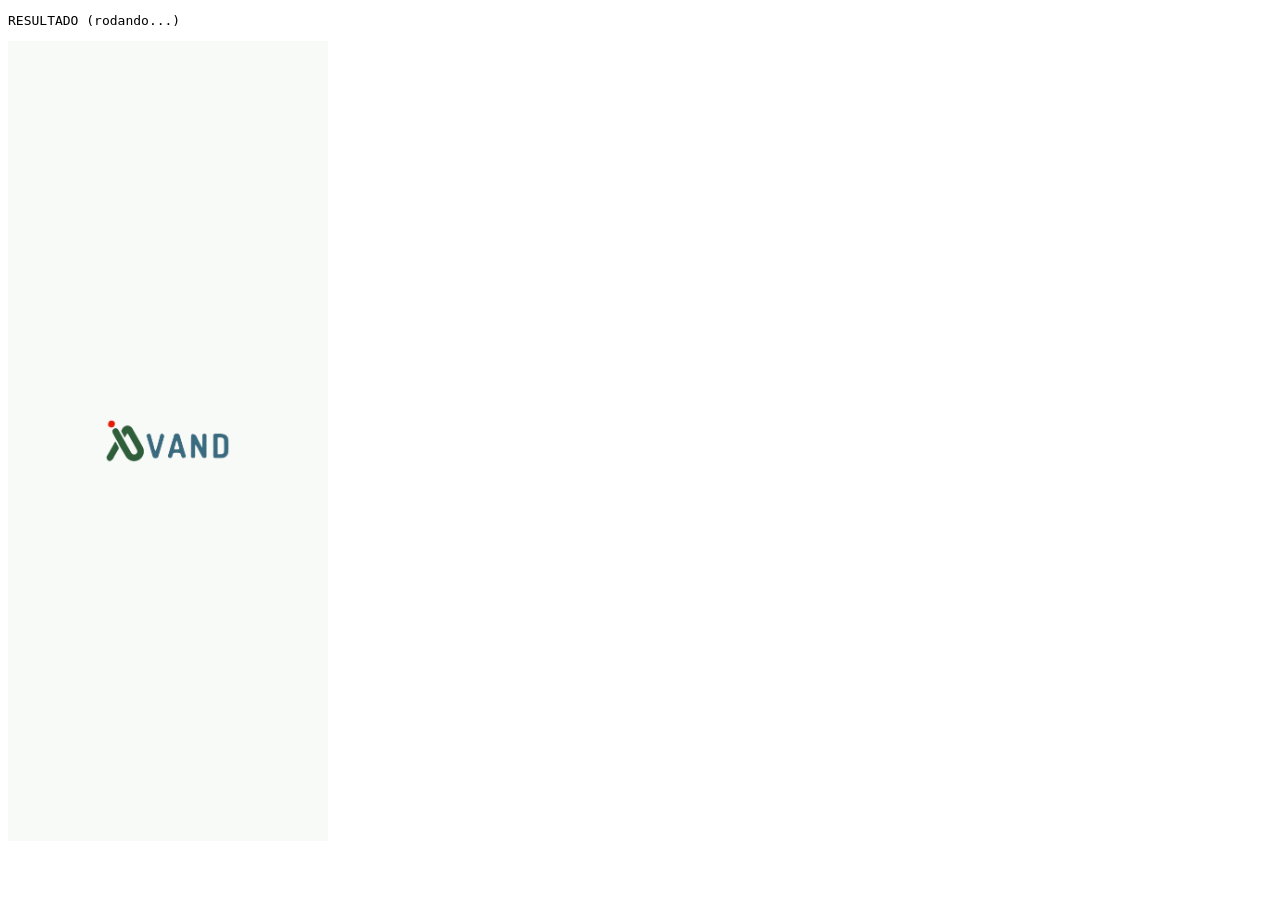
<file: tests/app_largura.html>
<!doctype html>
<html lang="pt-BR"><head><meta charset="utf-8"><title>largura</title></head>
<body>
<!--
  Nenhuma tela do app pode passar da largura do aparelho.

  Por que existe separado de app_smoke.html: o smoke roda síncrono numa página só;
  medir largura exige carregar o app de verdade em iframes de cada tamanho, e isso
  é assíncrono. Nasceu de um defeito que o smoke não pegava: o `.app` é um grid sem
  coluna declarada, e o título `nowrap` do cabeçalho esticava a coluna até 644px,
  cortando o texto das Seções à direita em qualquer celular.

  Como rodar (o iframe sobre file:// só é legível com a flag):
    google-chrome --headless=new --no-sandbox --disable-gpu \
      --allow-file-access-from-files --virtual-time-budget=240000 \
      --dump-dom "file://$PWD/tests/app_largura.html" | grep "^FALHA"
  Sem linha FALHA = tudo cabe. Procure também "FIM" no resultado: sem ele o teste
  não terminou e o silêncio não prova nada.
-->
<pre id="saida">RESULTADO (rodando...)</pre>
<div id="caixa"></div>
<script src="../app/content.js"></script>
<script>
var LARGURAS = [320, 360, 390, 430, 768];
var TRILHA = (window.VAND_CONTENT && window.VAND_CONTENT.trilha) || [];
var log = [], medidas = 0;

function rotas() {
  var r = ['#/alerta', '#/alerta/calmo', '#/alerta/exemplo', '#/registro',
           '#/registro/enviado', '#/estudar', '#/estudar/sobre'];
  TRILHA.forEach(function (t) {
    if (!t.secoes.length) return;
    var base = '#/estudar/' + t.id;
    r.push(base);
    t.secoes.forEach(function (s, i) { r.push(base + '/s/' + (i + 1)); });
    r.push(base + '/pensar', base + '/fontes', base + '/quiz');
  });
  return r;
}

function medir(largura, lista, k, pronto) {
  if (k >= lista.length) return pronto();
  var f = document.createElement('iframe');
  f.width = largura; f.height = 800; f.style.cssText = 'border:0;display:block';
  f.src = '../app/index.html' + lista[k];
  var caixa = document.getElementById('caixa');
  caixa.innerHTML = '';
  caixa.appendChild(f);
  f.onload = function () {
    setTimeout(function () {
      var d = f.contentDocument;
      var app = d.querySelector('.app');
      var pior = 0, onde = '';
      [].forEach.call(d.querySelectorAll('#tela *, #topbar, .tabbar'), function (e) {
        var dir = e.getBoundingClientRect().right;
        if (dir > pior) { pior = dir; onde = e.tagName.toLowerCase() + '.' + e.className; }
      });
      medidas++;
      if (pior > largura + 1 || app.scrollWidth > largura + 1) {
        log.push('FALHA ' + largura + 'px ' + lista[k] + ': conteúdo vai até ' + Math.round(pior) +
                 'px (app.scrollWidth ' + app.scrollWidth + '), culpado: ' + onde);
      }
      medir(largura, lista, k + 1, pronto);
    }, 120);
  };
}

function porLargura(i, lista) {
  if (i >= LARGURAS.length) {
    log.push('FIM: ' + medidas + ' medições (' + lista.length + ' rotas x ' + LARGURAS.length + ' larguras)');
    document.getElementById('saida').textContent = 'RESULTADO\n' + log.join('\n');
    return;
  }
  medir(LARGURAS[i], lista, 0, function () { porLargura(i + 1, lista); });
}

porLargura(0, rotas());
</script>
</body></html>
</file>
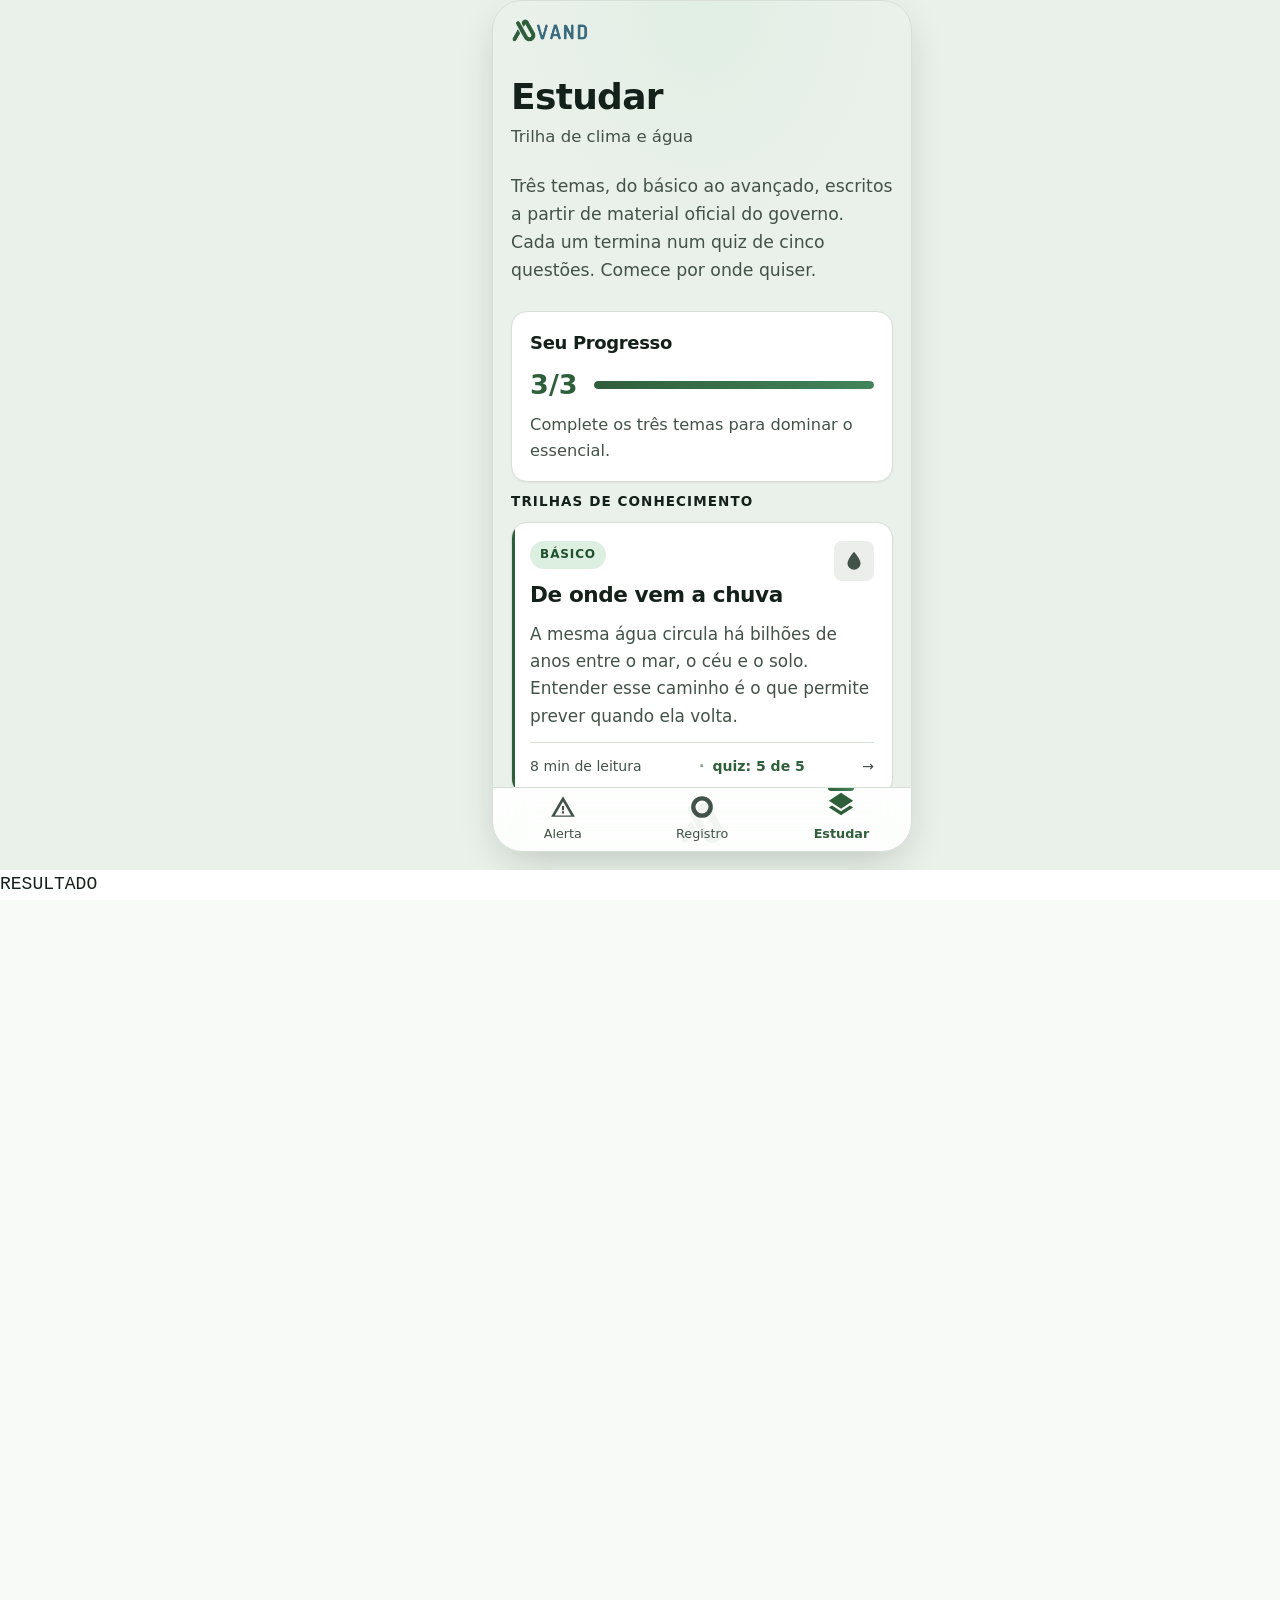
<file: tests/app_smoke.html>
<!doctype html><html lang="pt-BR"><head><meta charset="utf-8"><title>smoke</title>
<link rel="stylesheet" href="../app/styles.css">
<style>#saida { position: relative; z-index: 99; background: #fff; }</style>
</head><body>
<div class="app">

  <header class="topbar" id="topbar">
    <button type="button" class="backbtn" id="voltar" hidden aria-label="Voltar">←</button>
    <div class="topbar-marca" role="img" aria-label="IA_VAND"></div>
    <p class="topbar-titulo" id="topbar-titulo" aria-hidden="true"></p>
    <div class="progresso-leitura" id="progresso-leitura" aria-hidden="true"></div>
  </header>

  <main class="conteudo" id="conteudo" tabindex="-1">
    <div class="wrap" id="tela"></div>
  </main>

  <nav class="tabbar" aria-label="Seções do aplicativo">
    <button type="button" data-aba="alerta"><span class="ico-slot"></span>Alerta<span class="selo" id="selo-alerta" aria-hidden="true"></span></button>
    <button type="button" data-aba="registro"><span class="ico-slot"></span>Registro</button>
    <button type="button" data-aba="estudar"><span class="ico-slot"></span>Estudar</button>
  </nav>

</div>
<pre id="saida"></pre>
<script src="../app/content.js"></script>
<script src="../app/dados.js"></script>
<script src="../app/app.js"></script>
<script>
var log = [];
function ok(cond, msg) { log.push((cond ? 'PASS ' : 'FALHA ') + msg); }

function irPara(hash) {
  location.hash = hash;
  window.dispatchEvent(new HashChangeEvent('hashchange'));
}

// Um clique que NAVEGA só muda location.hash; o evento hashchange do navegador
// é assíncrono e não teria chegado até a próxima asserção. irPara dispara o
// evento à mão, e cliques de navegação precisam do mesmo tratamento.
// Cliques que apenas re-renderizam no lugar (alternativas do quiz, "próxima
// questão", "refazer") NÃO passam por aqui — eles não mexem no hash.
function clicarNavegando(seletor) {
  document.querySelector(seletor).click();
  window.dispatchEvent(new HashChangeEvent('hashchange'));
}

// --- regras de forma dos textos de estudo (spec 2026-10-18) ---
var TRAVESSAO = /[—–]/;

// Texto que o usuário lê, sem o aviso do INMET (texto original, sem edição).
function textoVisivel() {
  var tela = document.getElementById('tela').cloneNode(true);
  [].forEach.call(tela.querySelectorAll('.aviso-card'), function (n) { n.parentNode.removeChild(n); });
  return document.getElementById('topbar').textContent + ' ' + tela.textContent;
}

function checarTemaMigrado(id) {
  var tema = window.VAND_CONTENT.trilha.filter(function (t) { return t.id === id; })[0];
  var nome = '[forma ' + id + '] ';
  ok(!TRAVESSAO.test(JSON.stringify(tema)), nome + 'conteúdo sem travessão');
  var base = '#/estudar/' + id;
  var rotas = [base];
  tema.secoes.forEach(function (s, i) {
    ok(s.tipo === 'blocos', nome + 'Seção ' + (i + 1) + ' é do tipo blocos');
    var tipos = {};
    (s.blocos || []).forEach(function (b) {
      tipos[b.tipo] = true;
      if (b.tipo === 'p') {
        var n = b.texto.trim().split(/\s+/).length;
        ok(n <= 45, nome + 'Seção ' + (i + 1) + ': parágrafo de ' + n + ' palavras (máx. 45)');
      }
    });
    ok(Object.keys(tipos).length >= 2, nome + 'Seção ' + (i + 1) + ' mistura ao menos 2 tipos de bloco');
    rotas.push(base + '/s/' + (i + 1));
  });
  rotas.push(base + '/pensar', base + '/fontes', base + '/quiz');
  rotas.forEach(function (rota) {
    irPara(rota);
    ok(!TRAVESSAO.test(textoVisivel()), nome + 'texto visível sem travessão em ' + rota);
  });
}

function percorre(tema) {
  var nome = '[' + tema.id + '] ';
  var base = '#/estudar/' + tema.id;

  // --- índice ---
  irPara(base);
  ok(!document.getElementById('voltar').hidden, nome + 'botao voltar aparece');
  ok(!!document.querySelector('.tema-indice'), nome + 'indice do Tema renderiza');
  ok(document.querySelectorAll('.indice-item').length === tema.secoes.length + 3,
     nome + 'indice lista as ' + tema.secoes.length + ' secoes + pensar, fontes e quiz');
  // Alvo de toque: o brief exige 44px mínimos, e isto é interface de emergência.
  var itens = document.querySelectorAll('.indice-item');
  var baixos = 0;
  for (var k = 0; k < itens.length; k++) if (itens[k].offsetHeight < 44) baixos++;
  ok(baixos === 0, nome + 'todo item do indice tem ao menos 44px de altura');
  ok(document.querySelectorAll('#tela .secao').length === 0,
     nome + 'indice NAO despeja o texto das secoes');

  // --- percorre as Seções pelo encadeamento ---
  for (var i = 0; i < tema.secoes.length; i++) {
    irPara(base + '/s/' + (i + 1));
    ok(document.querySelectorAll('#tela .secao').length === 1,
       nome + 'secao ' + (i + 1) + ' renderiza uma secao por tela');
    var s = tema.secoes[i];
    if (s.tipo === 'glossario') {
      ok(document.querySelectorAll('.glossario .termo').length === s.termos.length,
         nome + 'glossario exibe os ' + s.termos.length + ' termos');
    }
    clicarNavegando('.encadeia');
  }

  // O encadeamento da última Seção leva a Para pensar.
  ok(tema.reflexoes.length > 0 && document.querySelectorAll('.reflexao').length === tema.reflexoes.length,
     nome + 'as ' + tema.reflexoes.length + ' reflexoes aparecem em Para pensar');

  // --- rota inválida cai no índice, em vez de tela em branco ---
  irPara(base + '/s/999');
  ok(!!document.querySelector('.tema-indice'), nome + 'secao fora de faixa cai no indice');
  irPara(base + '/inventado');
  ok(!!document.querySelector('.tema-indice'), nome + 'palavra-chave desconhecida cai no indice');

  // --- o índice agora marca tudo lido ---
  irPara(base);
  ok(document.querySelectorAll('.indice-item.lida').length === tema.secoes.length,
     nome + 'indice marca as ' + tema.secoes.length + ' secoes como lidas');

  // --- fontes ---
  irPara(base + '/fontes');
  ok(document.querySelectorAll('.fontes li').length === tema.fontes.length,
     nome + 'as ' + tema.fontes.length + ' fontes declaradas');

  // --- quiz, acertando tudo ---
  irPara(base + '/quiz');
  var total = tema.quiz.length;
  for (var q = 0; q < total; q++) {
    var alts = document.querySelectorAll('.quiz .alt');
    ok(alts.length === 4, nome + 'questao ' + (q + 1) + ' tem 4 alternativas');
    alts[tema.quiz[q].correta].click();
    ok(!!document.querySelector('.explica.certa'), nome + 'questao ' + (q + 1) + ' aceitou a correta');
    document.querySelector('.quiz .btn').click();
  }
  var score = document.querySelector('.resultado .score');
  ok(score && score.textContent === total + '/' + total, nome + 'resultado mostra ' + total + '/' + total);
  ok(document.querySelectorAll('.resultado ~ .btn-row .btn').length === 3,
     nome + 'resultado oferece voltar ao Tema, voltar a trilha e refazer');
  var salvo = JSON.parse(localStorage.getItem('IA_VAND.progresso.v1'))[tema.id];
  ok(salvo && salvo.acertos === total, nome + 'progresso gravado no localStorage');
  ok(salvo.lidas.length === tema.secoes.length, nome + 'as secoes lidas seguem gravadas');

  // --- refaz errando tudo: o melhor resultado não pode piorar ---
  document.querySelectorAll('.btn-row .btn')[2].click();
  for (var q2 = 0; q2 < total; q2++) {
    var a2 = document.querySelectorAll('.quiz .alt');
    a2[(tema.quiz[q2].correta + 1) % 4].click();
    if (q2 === 0) ok(!!document.querySelector('.explica.errada'), nome + 'resposta errada sinalizada');
    document.querySelector('.quiz .btn').click();
  }
  var depois = JSON.parse(localStorage.getItem('IA_VAND.progresso.v1'))[tema.id];
  ok(depois.acertos === total,
     nome + 'refazer pior nao apaga o melhor resultado (ficou ' + depois.acertos + ')');
}

try {
  localStorage.removeItem('IA_VAND.progresso.v1');

  // Shell: quem rola é #conteudo, nunca o documento.
  var conteudoEl = document.getElementById('conteudo');
  ok(getComputedStyle(conteudoEl).overflowY === 'auto', '#conteudo e o elemento rolavel (overflow-y: auto)');

  var trilha = window.VAND_CONTENT.trilha;
  var escritos = trilha.filter(function (t) { return t.secoes.length > 0; });
  var vazios = trilha.length - escritos.length;

  irPara('#/estudar');
  ok(document.querySelectorAll('.tema-card').length === trilha.length,
     'trilha lista os ' + trilha.length + ' temas');
  ok(document.querySelectorAll('.tema-card[disabled]').length === vazios,
     'os ' + vazios + ' temas ainda sem conteudo estao desabilitados');
  ok(escritos.length > 0, 'ha ao menos um Tema escrito para percorrer');

  // Uma entrada só de leitura (sem quiz) não pode contar como Tema concluído,
  // nem produzir "quiz: undefined de undefined" no cartão.
  (function () {
    var alvo = escritos[0].id;
    localStorage.setItem('IA_VAND.progresso.v1', JSON.stringify(
      (function () { var o = {}; o[alvo] = { lidas: [0] }; return o; })()
    ));
    irPara('#/estudar');
    var card = document.querySelectorAll('.tema-card')[0];
    ok(card.textContent.indexOf('undefined') === -1,
       'cartao de Tema so lido nao mostra "undefined"');
    ok(card.textContent.indexOf('1 de ' + escritos[0].secoes.length + ' seções') > -1,
       'cartao de Tema so lido mostra o progresso de leitura');
    var painel = document.querySelector('.painel .fracao span');
    ok(painel && painel.textContent.indexOf('0/') === 0,
       'barra da Trilha nao conta Tema so lido como concluido');
    localStorage.removeItem('IA_VAND.progresso.v1');
  })();

  escritos.forEach(percorre);

  // Aba Alerta: a rota padrão segue o DADO (colheita diária), então as asserções
  // detalhadas do aviso usam #/alerta/exemplo, que é fixo.
  irPara('#/alerta');
  var haAviso = !!(window.VAND_DADOS && window.VAND_DADOS.aviso);
  ok(!!document.querySelector(haAviso ? '.aviso-card' : '.card-calmo'),
     'aba Alerta segue o dado: ' + (haAviso ? 'aviso vigente' : 'card calmo'));

  // Sem aviso no dado, a rota padrão mostra o card calmo (e o link de exemplo funciona).
  var avisoReal = window.VAND_DADOS.aviso, lacunaReal = window.VAND_DADOS.lacuna;
  window.VAND_DADOS.aviso = null;
  irPara('#/alerta/calmo');
  irPara('#/alerta');
  ok(!!document.querySelector('.card-calmo'), 'dado sem aviso: rota padrão mostra .card-calmo');
  ok(document.querySelector('.link-exemplo').getAttribute('href') === '#/alerta/exemplo',
     'link do card calmo aponta para #/alerta/exemplo');
  window.VAND_DADOS.aviso = avisoReal;

  // Aviso vigente com severidade fora da tabela de lacuna: sem card de lacuna, sem exceção.
  // (Num dia sem aviso no dado, o exemplo faz as vezes dele para o ramo rodar sempre.)
  window.VAND_DADOS.aviso = avisoReal || window.VAND_DADOS.aviso_exemplo;
  window.VAND_DADOS.lacuna = null;
  irPara('#/alerta/calmo');
  irPara('#/alerta');
  ok(!!document.querySelector('.aviso-card') && !document.querySelector('.lacuna-card'),
     'lacuna null: aviso aparece sem card de lacuna');
  window.VAND_DADOS.aviso = avisoReal;
  window.VAND_DADOS.lacuna = lacunaReal;

  // Aviso de exemplo (55157), fixo.
  irPara('#/alerta/exemplo');
  ok(document.body.textContent.indexOf('EXEMPLO HISTÓRICO') > -1, 'exemplo traz o rótulo EXEMPLO HISTÓRICO');
  ok(!!document.querySelector('.lacuna-card'), 'exemplo mostra o card de lacuna');
  var cartaoPrevisao = document.querySelector('.previsao-card');
  ok(cartaoPrevisao && cartaoPrevisao.textContent.indexOf('indica risco') === -1 &&
     cartaoPrevisao.textContent.indexOf('não calcula a Previsão de hoje') > -1,
     'card de Previsão não afirma risco de hoje: apresenta a regra histórica');
  ok(!!document.querySelector('.aviso-card'), 'aba Alerta renderiza .aviso-card');
  ok(!!document.querySelector('.sev-chip'), 'chip de severidade existe');
  ok(document.querySelector('.sev-chip').textContent.indexOf('Grande Perigo') > -1, 'chip mostra "Grande Perigo"');
  ok(document.querySelectorAll('.aviso-bloco')[0].querySelectorAll('li').length === 5, 'existem 5 itens de instrução');
  ok(document.querySelectorAll('.aviso-bloco')[1].querySelectorAll('li').length === 1, 'existe 1 item de risco');
  ok(!!document.querySelector('a[href^="tel:"]'), 'telefone da Defesa Civil vira link tel:');

  // Aba Alerta sem aviso (calmo).
  irPara('#/alerta/calmo');
  ok(!!document.querySelector('.card-calmo'), 'aba Alerta calmo renderiza .card-calmo');
  ok(!document.querySelector('.aviso-card'), 'aba Alerta calmo não renderiza .aviso-card');
  // O card calmo não garante a ausência do aviso "agora": ancora na última consulta.
  var textoCalmo = document.querySelector('.card-calmo').textContent;
  ok(textoCalmo.indexOf('neste momento') === -1 && textoCalmo.indexOf('última consulta') > -1,
     'card calmo fala da última consulta, não de "neste momento"');

  // Aba Registro com pergunta.
  irPara('#/registro');
  var botoes = document.querySelectorAll('.resp');
  ok(botoes.length === 3, 'aba Registro renderiza exatamente 3 botões .resp');
  var altura1 = botoes[0].offsetHeight;
  var altura2 = botoes[1].offsetHeight;
  var altura3 = botoes[2].offsetHeight;
  ok(altura1 === altura2 && altura2 === altura3, 'os 3 botões têm a mesma offsetHeight (peso visual igual)');

  // Aba Registro enviado (confirmação).
  irPara('#/registro/enviado');
  ok(!!document.querySelector('.registro-recibo'), 'aba Registro enviado renderiza .registro-recibo');

  // Volta a trilha: o selo de progresso aparece em cada Tema percorrido.
  irPara('#/estudar');
  ok(document.querySelectorAll('.selo-feito').length === escritos.length,
     'trilha mostra o resultado guardado dos ' + escritos.length + ' temas percorridos');

  // --- blocos de Seção: renderização, com um Tema de fixture ---
  var temaFixture = {
    id: 'fixture-blocos', titulo: 'Fixture', nivel: 'Básico', minutos: 1, resumo: 'x',
    secoes: [{
      tipo: 'blocos', titulo: 'Seção de teste',
      blocos: [
        { tipo: 'p', texto: 'Um parágrafo curto.' },
        { tipo: 'lista', itens: ['um', 'dois', 'três'] },
        { tipo: 'lista', ordenada: true, itens: ['a', 'b'] },
        { tipo: 'passos', itens: [
          { rotulo: '1', titulo: 'Primeiro', texto: 'Texto do primeiro.' },
          { rotulo: 'Minuto zero', texto: 'Rótulo longo, sem título.' } ] },
        { tipo: 'comparacao', lados: [
          { titulo: 'Lado A', itens: ['a1', 'a2'] }, { titulo: 'Lado B', itens: ['b1'] } ] },
        { tipo: 'pergunta', pergunta: 'Por quê?', resposta: 'Porque sim.' },
        { tipo: 'numeros', itens: [{ valor: '97%', rotulo: 'salgada' }, { rotulo: 'largo', largo: true }], nota: 'Nota.' },
        { tipo: 'destaque', texto: 'Destaque sem título.' },
        { tipo: 'destaque', titulo: 'Com título', texto: 'Destaque com título.' },
        { tipo: 'glossario', termos: [{ palavra: 'Termo', definicao: 'Definição.' }], nota: 'Nota do glossário.' },
        { tipo: 'figura', id: 'ciclo-da-agua', legenda: 'Legenda de teste.' },
        { tipo: 'figura', id: 'figura-que-nao-existe', legenda: 'não deve aparecer' },
        { tipo: 'inexistente', texto: 'bloco que o app não conhece' },
        { tipo: 'p', texto: 'Último parágrafo, depois do bloco desconhecido.' }
      ]
    }],
    reflexoes: [], quiz: [{ pergunta: 'q', alternativas: ['a', 'b', 'c', 'd'], correta: 0, explicacao: 'e' }], fontes: []
  };
  window.VAND_CONTENT.trilha.push(temaFixture);
  irPara('#/estudar/fixture-blocos/s/1');
  var secFx = document.querySelector('#tela .secao');
  ok(!!secFx, 'blocos: a Seção renderiza');
  secFx = secFx || document.createElement('div');
  ok(secFx.querySelectorAll('.bloco-p').length === 2, 'blocos: p renderiza (e segue depois do bloco desconhecido)');
  ok(!!secFx.querySelector('ul.bloco-lista') && secFx.querySelectorAll('ul.bloco-lista li').length === 3, 'blocos: lista com 3 itens');
  ok(secFx.querySelectorAll('ol.bloco-lista li').length === 2, 'blocos: lista ordenada usa <ol>');
  ok(secFx.querySelectorAll('ol.bloco-passos > li').length === 2, 'blocos: passos renderiza 2 passos');
  ok(!!secFx.querySelector('.bloco-passos .passo-marca') && secFx.querySelector('.bloco-passos .passo-marca').textContent === '1',
     'blocos: rótulo curto vai no círculo do passo');
  ok(secFx.textContent.indexOf('Minuto zero') > -1 && secFx.querySelectorAll('.passo-marca.ponto').length === 1,
     'blocos: rótulo longo vira texto com marcador de ponto');
  ok(secFx.querySelectorAll('.bloco-comparacao .comp-lado').length === 2 && !!secFx.querySelector('.comp-x'),
     'blocos: comparacao tem 2 lados e o separador');
  var detFx = secFx.querySelector('details.bloco-pergunta');
  ok(!!detFx && detFx.open === false, 'blocos: pergunta começa fechada');
  ok(!!detFx && detFx.querySelector('summary').offsetHeight >= 44, 'blocos: o summary da pergunta tem alvo de toque de 44px');
  if (detFx) detFx.querySelector('summary').click();
  ok(!!detFx && detFx.open === true, 'blocos: tocar no summary abre a resposta');
  ok(secFx.querySelectorAll('.bloco-numeros .dado').length === 2 && !!secFx.querySelector('.bloco-numeros .nota'),
     'blocos: numeros renderiza os itens e a nota');
  ok(secFx.querySelectorAll('.destaque').length === 2 && secFx.querySelectorAll('.destaque h3').length === 1,
     'blocos: destaque aceita ter ou não ter título');
  ok(secFx.querySelectorAll('.bloco-glossario .termo').length === 1 && !!secFx.querySelector('.bloco-glossario .nota'),
     'blocos: glossario renderiza termo e nota');
  ok(secFx.textContent.indexOf('bloco que o app não conhece') === -1, 'blocos: bloco desconhecido é ignorado, sem derrubar a Seção');
  ok(!!secFx.querySelector('figure.bloco-figura svg[role="img"]') && !!secFx.querySelector('figure.bloco-figura figcaption') &&
     secFx.querySelector('figure.bloco-figura figcaption').textContent === 'Legenda de teste.',
     'blocos: figura do ciclo da água renderiza o SVG e a legenda');
  ok(secFx.querySelectorAll('figure.bloco-figura').length === 1 && secFx.textContent.indexOf('não deve aparecer') === -1,
     'blocos: figura de id desconhecido é ignorada');
  ok(secFx.querySelectorAll('.bloco-figura svg .f-num').length === 4,
     'figura: os 4 marcadores numerados batem com os 4 passos do ciclo');
  window.VAND_CONTENT.trilha.pop();

  checarTemaMigrado('clima-em-mudanca-e-risco-na-cidade');
  checarTemaMigrado('quando-a-chuva-vira-enchente');
  checarTemaMigrado('de-onde-vem-a-chuva');
  ok(window.VAND_CONTENT.trilha.filter(function (t) { return t.id === 'de-onde-vem-a-chuva'; })[0]
       .secoes[0].blocos.some(function (b) { return b.tipo === 'figura' && b.id === 'ciclo-da-agua'; }),
     'Tema 1, Seção 1: tem o diagrama do ciclo da água');

  // Fidelidade ao texto original (revisão final de 18/10/2026): três pontos em que a
  // reescrita podia ter mudado o sentido sem ninguém ver.
  (function () {
    var porId = {};
    window.VAND_CONTENT.trilha.forEach(function (t) { porId[t.id] = t; });
    var t1 = JSON.stringify(porId['de-onde-vem-a-chuva']);
    var t3 = JSON.stringify(porId['clima-em-mudanca-e-risco-na-cidade']);
    // 1. O original não diz POR QUE existem estações marítimas e aéreas; a pergunta
    //    não pode inventar esse "porque". A recapitulação pergunta o que o texto afirma.
    ok(t1.indexOf('Por que a meteorologia usa') === -1,
       'Tema 1: o Pare e pense não inventa um "porque" sobre as estações');
    ok(t1.indexOf('De onde sai a previsão que você vê no jornal?') > -1,
       'Tema 1: o Pare e pense recapitula de onde sai a previsão');
    // 2. "as áreas de risco" se refere aos QUATRO lugares; com vírgula virava aposto de "encostas".
    ok(t3.indexOf('margens de rio e encostas: as áreas de risco') > -1,
       'Tema 3: "as áreas de risco" continua valendo para os quatro lugares');
    // 3. "de onde vêm" se refere às seções, não a "drenagem urbana".
    ok(t3.indexOf('drenagem urbana (de onde vêm a Lei') > -1 && t3.indexOf('simplifica demais o problema)') > -1,
       'Tema 3: a Fonte atribui "de onde vêm" às seções, entre parênteses');
    // 4. Os eixos do aplicativo não são uma sequência: nada de passos numa lista de eixos.
    var tiposS7 = porId['clima-em-mudanca-e-risco-na-cidade'].secoes[6].blocos.map(function (b) { return b.tipo; });
    ok(tiposS7.indexOf('passos') === -1, 'Tema 3, Seção 7: os eixos não viram uma sequência de passos');
  })();

  // Texto de interface sem travessão. As telas que só mostram certas frases com dado
  // presente (card de lacuna, Registro com aviso) são exercitadas com o exemplo.
  var avisoOriginal = window.VAND_DADOS.aviso;
  window.VAND_DADOS.aviso = window.VAND_DADOS.aviso_exemplo;
  ['#/alerta', '#/alerta/calmo', '#/alerta/exemplo', '#/registro', '#/registro/enviado',
   '#/estudar', '#/estudar/sobre'].forEach(function (rota) {
    irPara(rota);
    ok(!TRAVESSAO.test(textoVisivel()), 'interface sem travessão em ' + rota);
  });
  window.VAND_DADOS.aviso = avisoOriginal;

  // A logo (sem o ponto vermelho, ADR 0003) mora no cabeçalho fixo de TODA tela.
  ['#/alerta', '#/alerta/exemplo', '#/registro', '#/estudar', '#/estudar/sobre',
   '#/estudar/' + escritos[0].id].forEach(function (rota) {
    irPara(rota);
    var marca = document.querySelector('#topbar .topbar-marca');
    ok(!!marca && marca.getAttribute('aria-label') === 'IA_VAND',
       'cabeçalho tem a logo em ' + rota);
    ok(!!marca && marca.offsetHeight > 0 && marca.offsetWidth > 0,
       'logo visível (com tamanho) em ' + rota);
    ok(!!marca && getComputedStyle(marca).backgroundImage.indexOf('logo-sem-ponto') > -1,
       'logo do cabeçalho é a variante sem ponto em ' + rota);
  });

  // Estudar não repete a logo no corpo da tela (o cabeçalho já a mostra); só a
  // tela "Sobre o VAND" guarda a logo grande, com o ponto.
  irPara('#/estudar');
  ok(!document.querySelector('#tela .marca'), 'Trilha não tem logo grande no corpo');
  ok(!!document.querySelector('#tela .hero p'), 'Trilha mantém o texto de apresentação');
  irPara('#/estudar/sobre');
  ok(!!document.querySelector('#tela .hero .marca'), 'Sobre o VAND mantém a logo grande');
  var titulosSobre = [].map.call(document.querySelectorAll('#tela .secao h2'), function (h) { return h.textContent; });
  ok(titulosSobre.join('|') === 'O que é o VAND|De onde viemos|Onde estamos|Aonde queremos chegar',
     'Sobre tem as 4 seções, na ordem: ' + titulosSobre.join('|'));
  var textoSobre = document.getElementById('tela').textContent;
  ['Instituto Nacional de Meteorologia', 'Centro Europeu de Previsão do Tempo a Médio Prazo',
   'Salão de Iniciação Científica'].forEach(function (nome) {
    ok(textoSobre.indexOf(nome) > -1, 'Sobre dá o nome por extenso: ' + nome);
  });
  ok(textoSobre.indexOf('retransmitir os avisos que o próprio INMET emite') > -1,
     'Sobre explica a mudança: retransmite os avisos do INMET');
  ok(textoSobre.indexOf('As análises feitas por conta própria não foram suficientes') > -1,
     'Sobre conta que as análises próprias não bastaram');
  ok(textoSobre.indexOf('O protótipo ainda não envia notificações') > -1,
     'Sobre não promete notificação que o protótipo não faz');
  ok(!!document.querySelector('#tela a[href="tel:199"]') && !!document.querySelector('#tela a[href="tel:193"]'),
     'Sobre traz os telefones da Defesa Civil e dos Bombeiros como link');

  // A página inicial é o Alerta, não o Estudar (pedido do usuário, 18/10/2026).
  irPara('');
  ok(document.querySelector('.tela-titulo h1') && document.querySelector('.tela-titulo h1').textContent === 'Alerta',
     'sem rota na URL, o app abre no Alerta');
  ok(document.querySelector('.tabbar [data-aba="alerta"]').getAttribute('aria-current') === 'page',
     'sem rota na URL, a aba Alerta é a ativa');
  irPara('#/rota-que-nao-existe');
  ok(location.hash === '#/alerta', 'rota desconhecida leva ao Alerta (hash: ' + location.hash + ')');
  irPara('#/estudar');
  ok(!!document.querySelector('.tema-card'), 'a Trilha continua acessível pela aba Estudar');
} catch (e) {
  log.push('FALHA excecao: ' + (e && e.message) + ' | ' + (e && e.stack || '').split('\n')[1]);
}
document.getElementById('saida').textContent = 'RESULTADO\n' + log.join('\n');
</script></body></html>
</file>
<file: app/styles.css>
/*
 * Sistema visual do IA_VAND — redesign implementado conforme
 * docs/superpowers/plans/2026-08-22-redesign-sistema-visual-app.md
 *
 * Paleta derivada da marca: o verde do monograma (#2f5e3a) é o acento.
 * Ver docs/design/brief_telas_alerta_registro.md.
 *
 * ADR 0003 — amarelo, laranja e vermelho são reservados EXCLUSIVAMENTE à
 * severidade de aviso do INMET (aviso_cor). A única exceção é o ponto da marca,
 * e por isso a marca não aparece em cabeçalho persistente: só na abertura.
 *
 * Movimento: tudo o que se move está atrás de prefers-reduced-motion no fim do
 * arquivo. Nada aqui pode depender de animação para ser compreendido.
 */

:root {
  --bg: #f8faf8;
  --surface: #ffffff;
  --surface-2: #eaf0ea;
  --surface-3: #eceeec;
  --border: #d6e0d6;
  --border-forte: #c1c9be;
  --text: #14201a;
  --text-dim: #435249;

  --accent: #2f5e3a;
  --accent-2: #43855a;
  --accent-soft: #dcefe1;
  --accent-forte: #21502d;
  --accent-text: #ffffff;

  --sim: #285076;
  --sim-text: #ffffff;
  --nao: #6b3f5f;
  --nao-text: #ffffff;
  --nao-soft: #f3e7ef;

  --sev-potencial: #FFFE00;
  --sev-perigo: #F96602;
  --sev-grande: #F80703;

  --sombra-1: 0 1px 2px rgba(20, 45, 30, .06);
  --sombra-2: 0 4px 16px -6px rgba(20, 45, 30, .18);
  --sombra-3: 0 14px 40px -12px rgba(20, 45, 30, .26);

  --radius: 16px;
  --radius-sm: 10px;
  --tabbar: 64px;
  --margem: 18px;

  --ease: cubic-bezier(.22, .7, .2, 1);
  --dur: .34s;

  --marca: url('icons/logo.png');
  /* Logo completa SEM o ponto: a única que pode morar no cabeçalho fixo, que
     fica no topo da tela de Aviso. Gerada por scripts/gerar_logo_sem_ponto.py
     e vigiada por tests/test_logo_sem_ponto.py. Ver ADR 0003. */
  --marca-topo: url('icons/logo-sem-ponto.png');
  /* Monograma sem o ponto — para fora da "tela de Aviso" com Severidade e
     fora do cabeçalho fixo, mas em superfícies que SÃO tela de Aviso (ex.:
     Alerta calmo) ou decorativas persistentes (tabbar). Ver ADR 0003. */
  --marca-mono: url('icons/mark-mono.png');
  /* Monograma COM ponto, só para selos fora da tela de Aviso (ex.: recibo
     de Registro enviado). */
  --marca-selo: url('icons/mark.png');
}

@media (prefers-color-scheme: dark) {
  :root {
    --bg: #0d1410;
    --surface: #151e18;
    --surface-2: #1e2a22;
    --surface-3: #243026;
    --border: #2a3a30;
    --border-forte: #3a4d41;
    --text: #e6ece8;
    --text-dim: #a8b5ad;

    --accent: #6cc98a;
    --accent-2: #a7e6bd;
    --accent-soft: #17301f;
    --accent-forte: #6cc98a;
    --accent-text: #06200f;

    --sim: #9cbce1;
    --sim-text: #0d1410;
    --nao: #e8a5cd;
    --nao-text: #0d1410;
    --nao-soft: #2e1b28;

    --sombra-1: 0 1px 2px rgba(0, 0, 0, .4);
    --sombra-2: 0 4px 16px -6px rgba(0, 0, 0, .6);
    --sombra-3: 0 14px 40px -12px rgba(0, 0, 0, .7);

    --marca: url('icons/logo-dark.png');
    --marca-topo: url('icons/logo-sem-ponto-dark.png');
    --marca-mono: url('icons/mark-mono-dark.png');
    --marca-selo: url('icons/mark-dark.png');
  }
}

* {
  box-sizing: border-box;
  -webkit-tap-highlight-color: transparent;
}
/* `manipulation` derruba o atraso de ~300ms que o navegador guarda esperando
   um duplo-toque de zoom. Não desabilita o zoom por pinça. */
button, a, [role="button"] { touch-action: manipulation; }
/* Só o cromo. O conteúdo continua selecionável: a tela de Aviso traz telefones. */
.topbar, .tabbar { -webkit-user-select: none; user-select: none; }

html, body {
  height: 100%;
  margin: 0;
  padding: 0;
  /* O documento não rola: quem rola é .conteudo. Sem isto, o iOS dá o efeito
     elástico no documento inteiro e o cromo fixo balança junto. */
  overflow: hidden;
  overscroll-behavior: none;
  background: var(--bg);
  color: var(--text);
  font-family: system-ui, -apple-system, "Segoe UI", Roboto, sans-serif;
  font-size: clamp(16px, 1rem + .2vw, 18px);
  line-height: 1.62;
  -webkit-text-size-adjust: 100%;
  -webkit-font-smoothing: antialiased;
}

.app {
  position: relative;      /* âncora do brilho de fundo; ver abaixo */
  display: grid;
  /* Coluna declarada de propósito. Sem ela a coluna é `auto` e cresce até o
     max-content do item mais largo: o título `nowrap` do cabeçalho chegava a
     644px num celular de 390 e arrastava o texto da Seção, cortado à direita.
     `minmax(0, 1fr)` trava a coluna na largura da tela; o título corta com
     reticências, como o `.topbar-titulo` já previa. tests/app_largura.html vigia. */
  grid-template-columns: minmax(0, 1fr);
  grid-template-rows: auto 1fr auto;
  height: 100vh;           /* fallback */
  height: 100dvh;          /* desconta a barra do navegador quando ela aparece */
  overflow: hidden;
  isolation: isolate;
}

.topbar, .conteudo, .tabbar { min-width: 0; }  /* itens de grid: sem isto o conteúdo impõe a largura */
.conteudo {
  min-height: 0;           /* sem isto o filho de grid não encolhe e nada rola */
  overflow-y: auto;
  overflow-x: hidden;
  overscroll-behavior-y: contain;
  -webkit-overflow-scrolling: touch;
  scroll-behavior: smooth;
  scroll-padding-top: 20px;
  position: relative;
  z-index: 1;
}

/* Escala do DESIGN.md. Pesos altos (660/720/740/750) são hierarquia sem depender de cor —
   ver o brief: interface de emergência precisa funcionar em sol forte e pouca luz. */
.t-display { font-size: clamp(2rem, 1.5rem + 3.4vw, 3rem); font-weight: 740; line-height: 1.1; letter-spacing: -0.04em; }
.t-h1      { font-size: clamp(1.5rem, 1.2rem + 1.6vw, 2rem); font-weight: 720; line-height: 1.2; letter-spacing: -0.02em; }
.t-h2      { font-size: 1.25rem; font-weight: 660; line-height: 1.32; letter-spacing: -0.02em; }
.t-body-lg { font-size: 1.125rem; font-weight: 400; line-height: 1.62; }
.t-caps    { font-size: .75rem; font-weight: 750; line-height: 1; letter-spacing: .08em; text-transform: uppercase; }
.t-num     { font-size: 1.5rem; font-weight: 720; line-height: 1; font-variant-numeric: tabular-nums; }

body {
  overflow-wrap: break-word;
}

/* Brilho de fundo: âncora é .app, não a viewport — elemento fixo escaparia
   do recorte da moldura de celular (tela larga) e vazaria por cima da borda. */
.app::before {
  content: "";
  position: absolute;
  inset: 0 0 auto 0;
  height: 60vh;
  background: radial-gradient(60% 60% at 50% 0%, var(--accent-soft) 0%, transparent 70%);
  opacity: .7;
  pointer-events: none;
  z-index: 0;
}

.ico { display: block; flex: 0 0 auto; }

/* ---------- splash de abertura ---------- */
/* Instante isolado, fora da tela de Aviso e do cabeçalho fixo — a marca
   completa (com ponto) pode aparecer aqui sem colidir com Severidade. */
.splash {
  position: fixed;
  inset: 0;
  z-index: 999;
  display: flex;
  align-items: center;
  justify-content: center;
  background: var(--bg);
  opacity: 1;
  transition: opacity .32s var(--ease);
}
.splash-marca {
  width: clamp(130px, 38vw, 170px);
  aspect-ratio: 551 / 198;
  background: var(--marca) center/contain no-repeat;
}
.splash.saiu { opacity: 0; pointer-events: none; }

.wrap {
  max-width: 760px;
  margin: 0 auto;
  padding: 0 var(--margem) 40px;
  position: relative;
  z-index: 1;
}
/* O #conteudo recebe foco a cada troca de tela (alvo programático de rota, não
   controle interativo). Sem isto o anel de foco desenha um retângulo verde em
   volta da região rolável inteira. A regra vivia no .wrap, que perdeu o
   tabindex para o #conteudo na reestruturação do app shell. */
.conteudo:focus, .conteudo:focus-visible { outline: none; }
.wrap:focus { outline: none; }

/* ---------- cabeçalho ---------- */
/* No topo da tela o cabeçalho é INVISÍVEL: sem fundo, sem borda, sem sombra.
   Ele só existe para receber o título quando o grande sai de vista. Se ficasse
   opaco desde o começo, toda tela raiz abriria com uma faixa branca vazia de
   56px — que lê como barra quebrada e come a altura, que é o que falta num
   celular. Ganha corpo só em `.compacto`, quando passa a ter o que mostrar. */
.topbar {
  position: relative;
  z-index: 20;
  background: transparent;
  border-bottom: 1px solid transparent;
  padding: 10px var(--margem) calc(10px + env(safe-area-inset-top, 0px));
  padding-top: calc(10px + env(safe-area-inset-top, 0px));
  display: flex;
  align-items: center;
  gap: 12px;
  min-height: 56px;
  transition: background var(--dur) var(--ease), border-color var(--dur) var(--ease),
              box-shadow var(--dur) var(--ease);
}
.app.compacto .topbar {
  background: var(--bg); /* fallback: sem color-mix, a barra não pode ficar transparente */
  background: color-mix(in srgb, var(--bg) 82%, transparent);
  backdrop-filter: saturate(1.6) blur(14px);
  -webkit-backdrop-filter: saturate(1.6) blur(14px);
  border-bottom-color: var(--border);
  box-shadow: var(--sombra-1);
}
/* Título grande, no topo do conteúdo — sai do cabeçalho fixo (tarefa 1/3). */
.tela-titulo { padding: 18px 0 14px; }
.tela-titulo h1 { margin: 0; }
.tela-titulo .sub {
  margin: 6px 0 0;
  color: var(--text-dim);
  font-size: .92rem;
}

/* Logo do cabeçalho: sempre visível, em toda tela, antes mesmo de rolar. A
   proporção é a do PNG (551x198); `flex: none` impede o título de espremê-la. */
.topbar-marca {
  flex: none;
  height: 28px;
  aspect-ratio: 551 / 198;
  background: var(--marca-topo) left center/contain no-repeat;
}

/* Título do cabeçalho, que só entra quando o grande sai de vista. */
.topbar-titulo {
  margin: 0;
  font-size: 1.02rem;
  font-weight: 660;
  letter-spacing: -0.015em;
  min-width: 0;
  overflow: hidden;
  text-overflow: ellipsis;
  white-space: nowrap;
  opacity: 0;
  transform: translateY(6px);
  transition: opacity .22s var(--ease), transform .22s var(--ease);
}
.app.compacto .topbar-titulo { opacity: 1; transform: translateY(0); }

/* Barra de leitura: fração do Tema já percorrida. Movida por variável CSS,
   atualizada pelo mesmo ouvinte de rolagem do cabeçalho colapsável (app.js) —
   não por animation-timeline: a barra mora no cabeçalho, fora do container
   rolável (.conteudo), então scroll(root)/scroll(nearest) não resolveriam. */
.progresso-leitura {
  position: absolute;
  left: 0; right: 0; bottom: -1px;
  height: 2px;
  background: linear-gradient(90deg, var(--accent), var(--accent-2));
  transform-origin: 0 50%;
  transform: scaleX(var(--lido, 0));
  border-radius: 0 2px 2px 0;
  opacity: 0;
  transition: opacity .2s var(--ease);
}
.lendo .progresso-leitura { opacity: 1; }

.backbtn {
  appearance: none;
  border: 1px solid var(--border);
  background: var(--surface);
  color: var(--text);
  border-radius: 999px;
  width: 44px; height: 44px;
  font-size: 1.15rem;
  cursor: pointer;
  flex: 0 0 auto;
  display: grid; place-items: center;
  box-shadow: var(--sombra-1);
  transition: transform .18s var(--ease), background .18s var(--ease);
}
.backbtn:hover { background: var(--surface-2); }
.backbtn:active { transform: scale(.92); }
.backbtn[hidden] { display: none; }

/* Botão redondo de ícone (ex.: recarregar na aba Alerta) — antes estilo
   inline no JS (app.js). */
.btn-circular {
  appearance: none;
  background: none;
  cursor: pointer;
  width: 44px; height: 44px;
  border-radius: 50%;
  border: 1px solid var(--border);
  display: grid;
  place-items: center;
  padding: 0;
}

/* ---------- abertura da trilha e tela Sobre ---------- */
/* A logo grande (com o ponto) só aparece na tela Sobre; a Trilha usa só o texto
   e deixa a logo para o cabeçalho fixo. Ver ADR 0003. */
.hero {
  display: grid;
  gap: 14px;
  padding: 8px 0 26px;
}
.hero .marca {
  width: clamp(150px, 42vw, 190px);
  aspect-ratio: 551 / 198;
  background: var(--marca) center/contain no-repeat;
}
.hero p {
  margin: 0;
  color: var(--text-dim);
  font-size: .96rem;
  max-width: 52ch;
}

.painel {
  display: grid;
  gap: 14px;
  padding: 16px 18px;
  background: var(--surface);
  border: 1px solid var(--border);
  border-radius: var(--radius);
  box-shadow: var(--sombra-1);
}
.painel h2 {
  margin: 0;
  font-size: clamp(0.9rem, 0.8rem + 0.4vw, 1rem);
  font-weight: 660;
  letter-spacing: -0.02em;
}
.painel .fracao {
  display: grid;
  grid-template-columns: auto 1fr;
  align-items: center;
  gap: 16px;
}
.painel .fracao span {
  font-size: 1.5rem;
  font-weight: 720;
  line-height: 1;
  font-variant-numeric: tabular-nums;
  color: var(--accent);
}
.painel .apoio {
  font-size: .9rem;
  color: var(--text-dim);
  margin: 0;
}
.painel .rotulo { font-size: .82rem; color: var(--text-dim); }
.painel .rotulo strong { color: var(--text); font-weight: 660; }
.barra {
  flex: 1;
  height: 8px;
  border-radius: 999px;
  background: var(--surface-2);
  overflow: hidden;
  min-width: 60px;
}
.barra i {
  display: block;
  height: 100%;
  width: var(--pct, 0%);
  border-radius: inherit;
  background: linear-gradient(90deg, var(--accent), var(--accent-2));
  transition: width .9s var(--ease);
}

/* ---------- cartões da trilha ---------- */
.tema-card {
  display: block;
  width: 100%;
  text-align: left;
  background: var(--surface);
  border: 1px solid var(--border);
  border-radius: var(--radius);
  padding: 18px 18px 16px;
  margin-bottom: 14px;
  cursor: pointer;
  color: inherit;
  font: inherit;
  position: relative;
  overflow: hidden;
  box-shadow: var(--sombra-1);
  transition: transform .22s var(--ease), box-shadow .22s var(--ease),
              border-color .22s var(--ease);
  animation: surge .5s var(--ease) both;
  animation-delay: calc(var(--i, 0) * 70ms);
}
/* Fio de acento na borda esquerda — sempre visível. */
.tema-card::before {
  content: "";
  position: absolute;
  left: 0; top: 0; bottom: 0;
  width: 3px;
  background: var(--border-forte);
  transform: scaleY(1);
  transition: background .3s var(--ease);
}
.tema-card:not([disabled])::before {
  background: var(--accent);
}
.tema-card:hover:not([disabled]) {
  transform: translateY(-2px);
  box-shadow: var(--sombra-2);
  border-color: var(--border-forte);
}
.tema-card:active:not([disabled]) { transform: translateY(0) scale(.995); }
.tema-card[disabled] { cursor: default; opacity: .58; box-shadow: none; }

@keyframes surge {
  from { opacity: 0; transform: translateY(10px); }
  to   { opacity: 1; transform: translateY(0); }
}

/* O chip de Nível fica sempre na própria linha: com flex-wrap, títulos curtos
   subiam para junto dele e os cartões não alinhavam entre si. */
.tema-head { display: grid; justify-items: start; gap: 9px; margin-bottom: 8px; margin-right: 50px; }
.tema-card h2 {
  font-size: clamp(1.08rem, 1rem + .35vw, 1.2rem);
  margin: 0;
  font-weight: 660;
  letter-spacing: -0.02em;
}
.tema-card > p { margin: 0; color: var(--text-dim); font-size: .94rem; }

.nivel {
  font-size: .67rem;
  text-transform: uppercase;
  letter-spacing: .07em;
  font-weight: 750;
  padding: 4px 10px;
  border-radius: 999px;
  background: var(--accent-soft);
  color: var(--accent-forte);
}

.tema-icone {
  position: absolute;
  top: 18px; right: 18px;
  width: 40px; height: 40px;
  border-radius: 8px;
  background: var(--surface-3);
  color: var(--text-dim);
  display: grid;
  place-items: center;
  flex: 0 0 auto;
}

.meta {
  font-size: .78rem;
  color: var(--text-dim);
  margin-top: 12px;
  padding-top: 12px;
  border-top: 1px solid var(--border);
  display: flex; gap: 8px; flex-wrap: wrap; align-items: center; justify-content: space-between;
}
.meta > span + span::before { content: "·"; margin-right: 8px; opacity: .6; }
.meta::after { content: "→"; }
.selo-feito { color: var(--accent); font-weight: 680; }
.selo-vazio { font-style: italic; }

.intro { color: var(--text-dim); font-size: .95rem; margin: 0 0 20px; }

/* ---------- rodapé "Sobre o VAND" ---------- */
.sobre-link-row { margin-top: 10px; padding-top: 18px; border-top: 1px solid var(--border); }
.sobre-link {
  display: flex;
  align-items: center;
  gap: 10px;
  color: var(--text-dim);
  font-size: .88rem;
  text-decoration: none;
  padding: 6px 2px;
  transition: color .16s var(--ease);
}
.sobre-link:hover { color: var(--text); }
.sobre-link-marca {
  flex: 0 0 auto;
  width: 20px; height: 22px;
  background: var(--marca-mono) center/contain no-repeat;
  opacity: .7;
}

/* ---------- índice do Tema ---------- */
.tema-indice { display: grid; gap: 8px; margin-top: 4px; }

.indice-item {
  appearance: none;
  font: inherit;
  color: inherit;
  text-align: left;
  background: var(--surface);
  border: 1px solid var(--border);
  border-radius: var(--radius-sm);
  padding: 12px 14px;
  min-height: 52px;
  cursor: pointer;
  display: flex;
  align-items: center;
  gap: 12px;
  box-shadow: var(--sombra-1);
  transition: transform .16s var(--ease), border-color .16s var(--ease);
  animation: surge .3s var(--ease) both;
}
.indice-item:hover { border-color: var(--border-forte); transform: translateX(2px); }
.indice-item:active { transform: scale(.995); }

.indice-num {
  flex: 0 0 auto;
  width: 26px; height: 26px;
  border-radius: 50%;
  background: var(--surface-3);
  color: var(--text-dim);
  display: grid; place-items: center;
  font-size: .8rem; font-weight: 720;
  font-variant-numeric: tabular-nums;
}
.indice-titulo { flex: 1 1 auto; font-weight: 600; letter-spacing: -0.01em; }
.indice-estado {
  flex: 0 0 auto;
  font-size: .72rem;
  color: var(--text-dim);
  text-transform: uppercase;
  letter-spacing: .07em;
  font-weight: 750;
}

/* Lida: marca, borda e rótulo textual. Nunca só a cor — o brief proíbe
   depender de cor, e vale em cima de tudo numa interface de emergência. */
.indice-item.lida { border-color: color-mix(in srgb, var(--accent) 45%, var(--border)); }
.indice-item.lida .indice-num {
  background: var(--accent);
  color: var(--accent-text);
  font-size: 0;              /* esconde o número que o JS emite */
}
.indice-item.lida .indice-num::after { content: "✓"; font-size: .85rem; }
.indice-item.lida .indice-estado { color: var(--accent-forte); }

.indice-item.extra { background: var(--surface-2); }
.indice-item.extra .indice-titulo { font-weight: 660; }

/* ---------- rodapé de encadeamento ---------- */
.encadeia-row {
  margin-top: 28px;
  padding-top: 20px;
  border-top: 1px solid var(--border);
}
.encadeia { width: 100%; justify-content: center; }

/* ---------- seções do Tema ---------- */
.secao {
  margin: 0 0 32px;
  animation: surge .45s var(--ease) both;
  animation-delay: calc(var(--i, 0) * 45ms);
}
.secao h2 {
  font-size: clamp(1.14rem, 1.05rem + .4vw, 1.3rem);
  margin: 0 0 12px;
  letter-spacing: -0.02em;
  line-height: 1.32;
}
.secao p { margin: 0 0 15px; }
.secao p:last-child { margin-bottom: 0; }

.destaque {
  background: linear-gradient(135deg, var(--accent-soft), transparent 140%);
  border: 1px solid var(--border);
  border-color: color-mix(in srgb, var(--accent) 22%, transparent);
  border-radius: var(--radius);
  padding: 18px 20px;
}
.destaque h2 { font-size: 1.02rem; margin-bottom: 8px; color: var(--accent-forte); }
.destaque p { margin: 0; font-size: .95rem; }

.dados { display: grid; gap: 10px; margin-bottom: 14px; }
.dado {
  background: var(--surface);
  border: 1px solid var(--border);
  border-radius: var(--radius);
  padding: 16px 18px;
  display: flex; align-items: baseline; gap: 16px;
  box-shadow: var(--sombra-1);
}
.dado.largo { display: block; }
.dado .valor {
  font-size: clamp(1.7rem, 1.4rem + 1.4vw, 2.1rem);
  font-weight: 720;
  color: var(--accent);
  line-height: 1;
  flex: 0 0 auto;
  letter-spacing: -0.03em;
  font-variant-numeric: tabular-nums;
}
.dado .rotulo { font-size: .9rem; color: var(--text-dim); }
.nota { font-size: .89rem; color: var(--text-dim); margin: 0; }

.glossario { display: grid; gap: 10px; margin-bottom: 14px; }
.termo {
  background: var(--surface);
  border: 1px solid var(--border);
  border-left: 3px solid var(--accent);
  border-radius: var(--radius-sm) var(--radius) var(--radius) var(--radius-sm);
  padding: 14px 18px;
  box-shadow: var(--sombra-1);
}
.termo .palavra {
  display: block;
  font-weight: 720;
  color: var(--accent);
  margin-bottom: 5px;
  letter-spacing: -0.01em;
}
.termo p { margin: 0; font-size: .94rem; }

/* ---------- blocos de Seção (spec 2026-10-18) ---------- */
/* Paleta do app (verde/neutro). ADR 0003: nenhum destes usa a cor de severidade. */
.secao .bloco-p { margin: 0 0 12px; }

.bloco-lista { margin: 0 0 14px; padding: 0; list-style: none; display: grid; gap: 10px; }
.bloco-lista li { position: relative; padding-left: 26px; }
ul.bloco-lista li::before {
  content: ""; position: absolute; left: 6px; top: .62em;
  width: 8px; height: 8px; border-radius: 50%; background: var(--accent);
}
ol.bloco-lista { counter-reset: item; }
ol.bloco-lista li { counter-increment: item; }
ol.bloco-lista li::before {
  content: counter(item); position: absolute; left: 0; top: .12em;
  width: 20px; height: 20px; border-radius: 50%;
  background: var(--accent-soft); color: var(--accent-forte);
  font-size: .75rem; font-weight: 720; display: grid; place-items: center;
}

/* Passos: coluna de 34px com o marcador, linha fina ligando um ao próximo. */
.bloco-passos { margin: 0 0 16px; padding: 0; list-style: none; }
.bloco-passos > li {
  position: relative; display: grid; grid-template-columns: 34px minmax(0, 1fr);
  column-gap: 12px; padding-bottom: 14px;
}
.bloco-passos > li:last-child { padding-bottom: 0; }
.bloco-passos > li::before {  /* a linha passa por trás do marcador (z-index) */
  content: ""; position: absolute; left: 16px; top: 17px; bottom: -17px;
  width: 2px; background: var(--border-forte);
}
.bloco-passos > li:last-child::before { display: none; }
.passo-marca {
  position: relative; z-index: 1; width: 34px; height: 34px; border-radius: 50%;
  background: var(--accent); color: var(--accent-text);
  display: grid; place-items: center; font-weight: 720; font-size: .9rem;
}
.passo-marca.ponto { width: 14px; height: 14px; margin: 10px 10px 0; }
.passo-corpo { min-width: 0; padding-top: 5px; }
.passo-corpo strong { display: block; margin-bottom: 2px; }
.passo-corpo p { margin: 0; }
.passo-rotulo-longo {
  display: block; font-size: .72rem; font-weight: 720; letter-spacing: .06em;
  text-transform: uppercase; color: var(--text-dim); margin-bottom: 2px;
}

/* Comparação: empilhada no celular, lado a lado a partir de 520px. */
.bloco-comparacao { display: grid; gap: 8px; margin: 0 0 16px; }
.comp-lado {
  background: var(--surface); border: 1px solid var(--border);
  border-radius: var(--radius); padding: 14px 16px; box-shadow: var(--sombra-1);
}
.comp-lado h3 {
  margin: 0 0 8px; font-size: .82rem; letter-spacing: .05em;
  text-transform: uppercase; color: var(--accent-forte);
}
.comp-lado ul { margin: 0; padding: 0; list-style: none; display: grid; gap: 6px; font-size: .95rem; }
.comp-lado li { position: relative; padding-left: 16px; }
.comp-lado li::before {
  content: ""; position: absolute; left: 0; top: .62em;
  width: 6px; height: 6px; border-radius: 50%; background: var(--accent-2);
}
.comp-x { justify-self: center; font-weight: 720; line-height: 1; color: var(--text-dim); }
@media (min-width: 520px) {
  .bloco-comparacao { grid-template-columns: minmax(0, 1fr) auto minmax(0, 1fr); align-items: stretch; }
  .comp-x { align-self: center; }
}

/* "Pare e pense": a resposta fica atrás do toque. Nada anima, então nada a
   desligar sob prefers-reduced-motion. */
.bloco-pergunta {
  margin: 0 0 16px; background: var(--accent-soft);
  border: 1px solid var(--border); border-radius: var(--radius);
}
.bloco-pergunta summary {
  list-style: none; cursor: pointer; display: grid; gap: 6px;
  padding: 14px 16px; min-height: 44px; border-radius: var(--radius);
}
.bloco-pergunta summary::-webkit-details-marker { display: none; }
.bloco-pergunta summary:focus-visible { outline: 2px solid var(--accent); outline-offset: 2px; }
.pergunta-rotulo { color: var(--accent-forte); }
.pergunta-texto { font-weight: 660; }
.pergunta-ver { color: var(--accent-forte); font-weight: 660; font-size: .9rem; }
.bloco-pergunta[open] .pergunta-ver { display: none; }
.pergunta-resposta { margin: 0; padding: 0 16px 16px; }

/* Destaque e números como bloco dentro de uma Seção. */
.secao .destaque { margin: 0 0 16px; }
.destaque h3 { font-size: 1.02rem; margin: 0 0 8px; color: var(--accent-forte); }
.bloco-numeros, .bloco-glossario { margin: 0 0 14px; }

/* Figura do ciclo da água. Tudo por variável, então segue o tema; ADR 0003: sem
   amarelo, laranja ou vermelho (o Sol é traço neutro). */
.bloco-figura { margin: 0 0 16px; }
.figura-ciclo {
  display: block; width: 100%; height: auto; overflow: hidden;
  border: 1px solid var(--border); border-radius: var(--radius);
}
.figura-ciclo .f-ceu { fill: var(--surface); }
.figura-ciclo .f-terra { fill: var(--surface-2); }
.figura-ciclo .f-lencol { fill: var(--accent-soft); }
.figura-ciclo .f-mar { fill: var(--accent-soft); }
.figura-ciclo .f-onda { fill: none; stroke: var(--accent-2); stroke-width: 1.5; stroke-linecap: round; opacity: .7; }
.figura-ciclo .f-rio { fill: none; stroke: var(--accent-2); stroke-width: 3; stroke-linecap: round; }
.figura-ciclo .f-sol { fill: none; stroke: var(--text-dim); stroke-width: 2; stroke-linecap: round; }
.figura-ciclo .f-nuvem { fill: var(--surface); stroke: var(--border-forte); stroke-width: 1.5; }
.figura-ciclo .f-seta { fill: none; stroke: var(--accent); stroke-width: 2.4; stroke-linecap: round; }
.figura-ciclo .f-ponta { fill: var(--accent); }
.figura-ciclo .f-chuva { fill: none; stroke: var(--accent-2); stroke-width: 2.4; stroke-linecap: round; stroke-dasharray: 5 6; }
.figura-ciclo .f-num circle { fill: var(--accent); }
.figura-ciclo .f-num text { fill: var(--accent-text); font-size: 11px; font-weight: 720; font-family: inherit; }
.figura-ciclo .f-rotulo { fill: var(--text); font-size: 10.5px; font-family: inherit; }
.bloco-figura figcaption { margin-top: 8px; font-size: .86rem; color: var(--text-dim); }

.reflexao {
  background: var(--surface-2);
  border: 1px dashed var(--border-forte);
  border-radius: var(--radius);
  padding: 16px 18px;
  margin-bottom: 12px;
}
.reflexao .tag {
  font-size: .67rem; text-transform: uppercase; letter-spacing: .08em;
  color: var(--text-dim); font-weight: 750; display: block; margin-bottom: 7px;
}
.reflexao p { margin: 0; font-size: .94rem; }
.reflexao-aviso { font-size: .84rem; color: var(--text-dim); margin: 2px 0 0; font-style: italic; }

/* ---------- quiz ---------- */
.quiz {
  border-top: 1px solid var(--border);
  padding-top: 28px;
  margin-top: 12px;
}
.quiz-prog {
  font-size: .72rem; color: var(--text-dim); text-transform: uppercase;
  letter-spacing: .09em; font-weight: 750; margin: 0 0 10px;
  display: flex; align-items: center; gap: 12px;
}
.quiz-prog .barra { height: 4px; }
.quiz h2 { font-size: clamp(1.08rem, 1rem + .4vw, 1.2rem); margin: 0 0 16px; letter-spacing: -0.015em; }

.alts { display: grid; gap: 9px; margin-bottom: 16px; }
.alt {
  appearance: none;
  text-align: left;
  font: inherit;
  color: inherit;
  background: var(--surface);
  border: 1px solid var(--border);
  border-radius: var(--radius);
  padding: 14px 16px;
  cursor: pointer;
  display: flex; gap: 12px; align-items: flex-start;
  min-height: 52px;
  box-shadow: var(--sombra-1);
  transition: transform .16s var(--ease), border-color .16s var(--ease),
              background .16s var(--ease);
  animation: surge .3s var(--ease) both;
  animation-delay: calc(var(--i, 0) * 45ms);
}
.alt:hover:not([aria-disabled]) { border-color: var(--accent); transform: translateX(2px); }
.alt:active:not([aria-disabled]) { transform: scale(.99); }
.alt .letra {
  font-weight: 720;
  color: var(--text-dim);
  flex: 0 0 auto;
  width: 24px; height: 24px;
  border-radius: 50%;
  background: var(--surface-2);
  display: grid; place-items: center;
  font-size: .8rem;
  margin-top: 1px;
  transition: background .16s var(--ease), color .16s var(--ease);
}
.alt[aria-disabled="true"] { cursor: default; }
.alt.certa { background: var(--accent-soft); border-color: var(--accent); }
.alt.certa .letra { background: var(--accent); color: var(--accent-text); }
.alt.errada { background: var(--no-soft); border-color: var(--no); }
.alt.errada .letra { background: var(--no); color: var(--surface); }

.explica {
  border-radius: var(--radius);
  padding: 16px 18px;
  margin-bottom: 18px;
  font-size: .94rem;
  background: var(--surface-2);
  border: 1px solid var(--border);
  animation: surge .3s var(--ease) both;
}
.explica strong { display: block; margin-bottom: 5px; letter-spacing: -0.01em; }
.explica.certa strong { color: var(--accent); }
.explica.errada strong { color: var(--no); }

.btn {
  appearance: none;
  font: inherit;
  font-weight: 640;
  border: 1px solid transparent;
  border-radius: 999px;
  padding: 13px 24px;
  background: var(--accent);
  color: var(--accent-text);
  cursor: pointer;
  min-height: 50px;
  box-shadow: var(--sombra-2);
  transition: transform .16s var(--ease), filter .16s var(--ease);
}
.btn:hover { filter: brightness(1.08); }
.btn:active { transform: scale(.97); }
.btn.ghost {
  background: transparent;
  color: var(--accent);
  border-color: var(--border-forte);
  box-shadow: none;
}
.btn-row { display: flex; gap: 10px; flex-wrap: wrap; }

/* ---------- resultado ---------- */
.resultado { text-align: center; padding: 26px 0 12px; }
.resultado .score {
  font-size: clamp(2.8rem, 2.2rem + 3vw, 3.6rem);
  font-weight: 740;
  color: var(--accent);
  line-height: 1;
  letter-spacing: -0.04em;
  font-variant-numeric: tabular-nums;
  animation: pulo .5s var(--ease) both;
}
@keyframes pulo {
  from { opacity: 0; transform: scale(.82); }
  60%  { transform: scale(1.04); }
  to   { opacity: 1; transform: scale(1); }
}
.resultado p { color: var(--text-dim); margin: 10px 0 0; }

/* ---------- aba Alerta ---------- */
.alerta-cabec { margin-bottom: 18px; }
.alerta-consulta {
  display: flex;
  align-items: center;
  justify-content: space-between;
  margin-top: 8px;
}
.alerta-consulta-rotulo { color: var(--text-dim); }

.card-calmo-icone {
  display: flex;
  align-items: center;
  gap: 12px;
  margin-bottom: 12px;
}
/* Icone `duvida` preenchido é pesado demais para o botão "Não sei": aqui
   entra com traço e cor apagada. */
.ico-duvida-fraca { color: var(--text-dim); }

.card-calmo {
  position: relative;
  overflow: hidden;
  background: var(--surface);
  border: 1px solid var(--border);
  border-radius: var(--radius);
  padding: 20px;
  box-shadow: var(--sombra-1);
}
/* Marca d'água discreta, sem ponto — esta é a tela de Aviso (ADR 0003). */
.card-calmo::after {
  content: "";
  position: absolute;
  top: 16px; right: 16px;
  width: 34px; height: 37px;
  background: var(--marca-mono) center/contain no-repeat;
  opacity: .13;
  pointer-events: none;
}
.card-calmo h2 {
  margin: 0 0 10px 0;
  font-size: 1.25rem;
  font-weight: 660;
  letter-spacing: -0.02em;
}
.card-calmo p {
  margin: 0;
  font-size: .95rem;
  color: var(--text-dim);
  line-height: 1.62;
}
.card-calmo .link-exemplo {
  display: inline;
  color: var(--accent);
  cursor: pointer;
  text-decoration: underline;
  margin-top: 12px;
  display: block;
  font-size: .9rem;
}

.aviso-card {
  background: var(--surface);
  border: 1px solid var(--border);
  border-radius: var(--radius);
  overflow: hidden;
  box-shadow: var(--sombra-1);
  margin-bottom: 14px;
}
.aviso-card::before {
  content: "";
  display: block;
  height: 6px;
  background: var(--sev);
}
/* Invólucro real: o .sev-chip tem padding próprio e perdia o recuo com o
   truque de `.aviso-card > *`, encostando na borda e subindo sobre a faixa. */
.aviso-corpo {
  padding: 16px 20px;
}

.sev-chip {
  display: inline-flex;
  align-items: center;
  gap: 6px;
  padding: 6px 12px;
  border-radius: var(--radius-sm);
  background: color-mix(in srgb, var(--sev) 14%, var(--surface));
  border: 1px solid color-mix(in srgb, var(--sev) 55%, var(--surface));
  color: var(--text);
  margin-bottom: 12px;
}

.aviso-card h2 {
  margin: 12px 0 8px 0;
  font-size: 1.25rem;
  font-weight: 660;
  letter-spacing: -0.02em;
}

.aviso-vigencia {
  display: flex;
  align-items: center;
  gap: 8px;
  font-size: .95rem;
  color: var(--text-dim);
  margin: 12px 0;
}
.aviso-vigencia .ico {
  width: 18px;
  height: 18px;
  flex: 0 0 auto;
}

.aviso-bloco {
  margin: 16px 0;
  padding: 12px 14px;
  background: var(--surface-3);
  border-radius: var(--radius-sm);
}
.aviso-bloco .rotulo {
  font-size: .75rem;
  font-weight: 750;
  letter-spacing: .08em;
  text-transform: uppercase;
  color: var(--text-dim);
  display: block;
  margin-bottom: 10px;
}
.aviso-bloco ul {
  margin: 0;
  padding-left: 20px;
  list-style: none;
}
.aviso-bloco li {
  margin-bottom: 8px;
  font-size: .95rem;
  color: var(--text);
  position: relative;
  padding-left: 8px;
}
.aviso-bloco li::before {
  content: "●";
  position: absolute;
  left: -12px;
  color: var(--accent);
}
.aviso-bloco a {
  color: var(--accent);
  text-decoration: underline;
}

.aviso-rodape {
  font-size: .75rem;
  font-weight: 750;
  letter-spacing: .08em;
  text-transform: uppercase;
  color: var(--text-dim);
  margin-top: 12px;
  padding-top: 12px;
  border-top: 1px solid var(--border);
}

.previsao-card {
  background: var(--surface);
  border-left: 4px solid var(--accent);
  border: 1px solid var(--border);
  border-left: 4px solid var(--accent);
  border-radius: var(--radius);
  padding: 16px 18px;
  box-shadow: var(--sombra-1);
  margin-bottom: 14px;
}
.previsao-card .rotulo {
  font-size: .75rem;
  font-weight: 750;
  letter-spacing: .08em;
  text-transform: uppercase;
  color: var(--text-dim);
  display: flex;
  align-items: center;
  gap: 6px;
  margin-bottom: 10px;
}
.previsao-card .rotulo .ico {
  width: 18px;
  height: 18px;
}
.previsao-card > p {
  margin: 0 0 16px 0;
  font-size: .95rem;
  color: var(--text);
  line-height: 1.62;
}

.previsao-stat {
  background: var(--surface-3);
  border-radius: var(--radius-sm);
  padding: 12px 14px;
  margin-bottom: 12px;
}
/* Linha rótulo/valor. Presa a uma classe, e não a `> div`, senão pega a barra também. */
.previsao-linha {
  display: flex;
  justify-content: space-between;
  align-items: baseline;
  gap: 12px;
  margin-bottom: 10px;
}
.previsao-stat .label {
  font-size: .9rem;
  color: var(--text-dim);
}
.previsao-stat .valor {
  font-size: 1.5rem;
  font-weight: 720;
  line-height: 1;
  font-variant-numeric: tabular-nums;
  color: var(--accent);
}
.previsao-stat .barra {
  height: 6px;
  border-radius: 3px;
  background: var(--surface-2);
  overflow: hidden;
  margin-bottom: 10px;
}
.previsao-stat .barra i {
  display: block;
  height: 100%;
  background: var(--accent);
  border-radius: 3px;
}
.previsao-stat .nota {
  font-size: 0.9rem;
  color: var(--text-dim);
  line-height: 1.62;
  margin: 0;
}

.lacuna-card {
  background: var(--surface-2);
  border: 1px dashed var(--border-forte);
  border-radius: var(--radius);
  padding: 16px 18px;
  margin-bottom: 14px;
}
.lacuna-card .rotulo {
  font-size: .75rem;
  font-weight: 750;
  letter-spacing: .08em;
  text-transform: uppercase;
  color: var(--text-dim);
  display: block;
  margin-bottom: 10px;
}
.lacuna-card p {
  margin: 0;
  font-size: .95rem;
  color: var(--text);
  line-height: 1.62;
}

/* ---------- aba Registro ---------- */
.pergunta-local {
  display: flex;
  align-items: center;
  gap: 8px;
  font-size: .75rem;
  font-weight: 750;
  letter-spacing: .08em;
  text-transform: uppercase;
  color: var(--accent);
  margin-bottom: 16px;
}
.pergunta-local .ico {
  width: 18px;
  height: 18px;
}

.respostas {
  display: grid;
  gap: 12px;
  margin-bottom: 20px;
}
.resp {
  appearance: none;
  background: var(--surface);
  border: 1px solid var(--border);
  border-radius: 14px;
  padding: 14px 18px;
  min-height: 76px;
  font-family: inherit;
  font-size: 1.25rem;
  font-weight: 660;
  letter-spacing: -0.02em;
  cursor: pointer;
  display: flex;
  align-items: center;
  justify-content: space-between;
  box-shadow: var(--sombra-1);
  transition: transform .16s var(--ease), border-color .16s var(--ease), background .16s var(--ease);
}
.resp:hover {
  transform: translateY(-2px);
  box-shadow: var(--sombra-2);
}
.resp:active {
  transform: scale(.99);
}
.resp .ico {
  width: 32px;
  height: 32px;
  flex: 0 0 auto;
}

.resp-sim {
  background: var(--sim);
  border-color: var(--sim);
  color: var(--sim-text);
}
.resp-nao {
  background: var(--nao);
  border-color: var(--nao);
  color: var(--nao-text);
}
.resp-nsei {
  background: var(--surface-3);
  border-color: var(--border);
  color: var(--text);
}

.justificativa {
  background: var(--surface-2);
  border: 1px solid var(--border);
  border-radius: var(--radius);
  padding: 16px 18px;
  margin-bottom: 20px;
  display: grid;
  gap: 12px;
}
.justificativa .ico {
  width: 24px;
  height: 24px;
}
.justificativa-linha {
  display: flex;
  gap: 10px;
  align-items: flex-start;
}
.justificativa p {
  margin: 0;
  font-size: .95rem;
  color: var(--text);
  line-height: 1.62;
}

.rodape-registro {
  font-size: .75rem;
  font-weight: 750;
  letter-spacing: .08em;
  text-transform: uppercase;
  color: var(--text-dim);
  text-align: center;
  margin: 20px 0;
}

.registro-recibo {
  background: var(--surface);
  border: 1px solid var(--border);
  border-radius: var(--radius);
  padding: 20px;
  box-shadow: var(--sombra-1);
}
.registro-recibo h2 {
  display: flex;
  align-items: center;
  gap: 10px;
  margin: 0 0 16px 0;
  font-size: 1.25rem;
  font-weight: 660;
  letter-spacing: -0.02em;
}
/* Selo da marca no recibo — não é a tela de Aviso, o ponto pode aparecer. */
.registro-recibo h2::before {
  content: "";
  flex: 0 0 auto;
  width: 22px; height: 24px;
  background: var(--marca-selo) center/contain no-repeat;
}
.registro-recibo .pares {
  display: grid;
  gap: 12px;
  margin-bottom: 16px;
}
.registro-recibo .par {
  display: grid;
  gap: 2px;
}
.registro-recibo .par .label {
  font-size: .75rem;
  font-weight: 750;
  letter-spacing: .08em;
  text-transform: uppercase;
  color: var(--text-dim);
}
.registro-recibo .par .valor {
  font-size: 1rem;
  color: var(--text);
  font-weight: 600;
}
.registro-recibo .nota {
  font-size: .9rem;
  color: var(--text-dim);
  line-height: 1.62;
  margin-bottom: 20px;
  padding-bottom: 16px;
  border-bottom: 1px solid var(--border);
}
.registro-recibo .btn {
  width: 100%;
  text-align: center;
}

/* ---------- fontes ---------- */
.fontes {
  margin-top: 36px;
  border-top: 1px solid var(--border);
  padding-top: 18px;
  font-size: .84rem;
  color: var(--text-dim);
}
.fontes h2 {
  font-size: .72rem; text-transform: uppercase; letter-spacing: .09em;
  margin: 0 0 10px; color: var(--text-dim); font-weight: 750;
}
.fontes ul { margin: 0; padding-left: 18px; }
.fontes li { margin-bottom: 9px; }
.aviso-redacao { margin-top: 14px; font-style: italic; }


/* ---------- barra de abas ---------- */
.tabbar {
  position: relative;      /* era fixed */
  height: calc(var(--tabbar) + env(safe-area-inset-bottom, 0px));
  padding-bottom: env(safe-area-inset-bottom, 0px);
  background: var(--surface); /* fallback, idem */
  background: color-mix(in srgb, var(--surface) 88%, transparent);
  backdrop-filter: saturate(1.6) blur(16px);
  -webkit-backdrop-filter: saturate(1.6) blur(16px);
  border-top: 1px solid var(--border);
  display: flex;
}
.tabbar button {
  flex: 1;
  appearance: none;
  background: none;
  border: none;
  font: inherit;
  font-size: .71rem;
  color: var(--text-dim);
  cursor: pointer;
  display: flex;
  flex-direction: column;
  align-items: center;
  justify-content: center;
  gap: 4px;
  padding: 0;
  position: relative;
  transition: color .22s var(--ease);
}
.tabbar button .ico { transition: transform .3s var(--ease); }
.tabbar button[aria-current="page"] { color: var(--accent); font-weight: 680; }
.tabbar button[aria-current="page"] .ico { transform: translateY(-2px) scale(1.12); }
/* Traço que desliza entre as abas. */
.tabbar button::after {
  content: "";
  position: absolute;
  top: 0;
  width: 26px; height: 3px;
  border-radius: 0 0 3px 3px;
  background: linear-gradient(90deg, var(--accent), var(--accent-2));
  transform: scaleX(0);
  transition: transform .3s var(--ease);
}
.tabbar button[aria-current="page"]::after { transform: scaleX(1); }

/* Marca d'água decorativa, sem ponto, atrás dos botões — presença de marca
   sem reabrir a questão de cor do ADR 0003. */
.tabbar::before {
  content: "";
  position: absolute;
  left: 50%; top: 50%;
  width: 42px; height: 46px;
  transform: translate(-50%, -50%);
  background: var(--marca-mono) center/contain no-repeat;
  opacity: .055;
  pointer-events: none;
}

/* Selo de presença, nunca contagem — ver ESTADO.md, política de notificação. */
.tabbar .selo {
  position: absolute;
  top: 10px;
  margin-left: 22px;
  width: 8px; height: 8px;
  border-radius: 50%;
  background: var(--accent);
  display: none;
}
.tabbar .selo.on { display: block; }

/* ---------- transição entre telas ---------- */
/* Só entrada, nunca saída: o conteúdo antigo já foi removido do DOM antes
   desta classe entrar (render() é síncrono — ver app.js), então não há o
   que animar saindo. É decorativo puro, por cima de um DOM já correto. */
#tela.tela-entra-dir { animation: tela-entra-dir var(--dur) var(--ease) both; }
#tela.tela-entra-esq { animation: tela-entra-esq var(--dur) var(--ease) both; }
@keyframes tela-entra-dir { from { transform: translateX(26px); opacity: .5; } to { transform: translateX(0); opacity: 1; } }
@keyframes tela-entra-esq { from { transform: translateX(-26px); opacity: .5; } to { transform: translateX(0); opacity: 1; } }

/* ---------- arrasto (swipe entre abas / voltar de borda) ---------- */
/* app.js aplica o transform direto no estilo durante o arrasto; esta
   classe só desliga a transição de scroll normal pra não brigar com o dedo. */
.app.arrastando #tela { transition: none; }

/* ---------- foco visível, em tudo ---------- */
:where(button, a, [tabindex]):focus-visible {
  outline: 2px solid var(--accent);
  outline-offset: 2px;
  border-radius: var(--radius-sm);
}

/* ---------- tela larga: o app vira uma moldura de celular ---------- */
@media (min-width: 900px) {
  body {
    display: grid;
    place-items: center;
    background: var(--surface-2);
  }
  .app {
    width: 420px;
    height: min(880px, calc(100dvh - 48px));
    border-radius: 30px;
    border: 1px solid var(--border);
    box-shadow: var(--sombra-3);
    overflow: hidden;
  }
  /* `backdrop-filter` escapa do recorte arredondado do ancestral no Chrome: o
     cromo pintava cantos retos para fora da moldura. Dar raio próprio ao
     cabeçalho e à barra de abas resolve a ponta que vazava. */
  .app.compacto .topbar { border-radius: 29px 29px 0 0; }
  .tabbar { border-radius: 0 0 29px 29px; }
}

/* ---------- quem pediu menos movimento ---------- */
@media (prefers-reduced-motion: reduce) {
  html { scroll-behavior: auto; }
  *, *::before, *::after {
    animation-duration: .001ms !important;
    animation-delay: 0ms !important;
    animation-iteration-count: 1 !important;
    transition-duration: .001ms !important;
  }
  .tema-card:hover:not([disabled]) { transform: none; }
  .alt:hover:not([aria-disabled]) { transform: none; }
}
</file>
